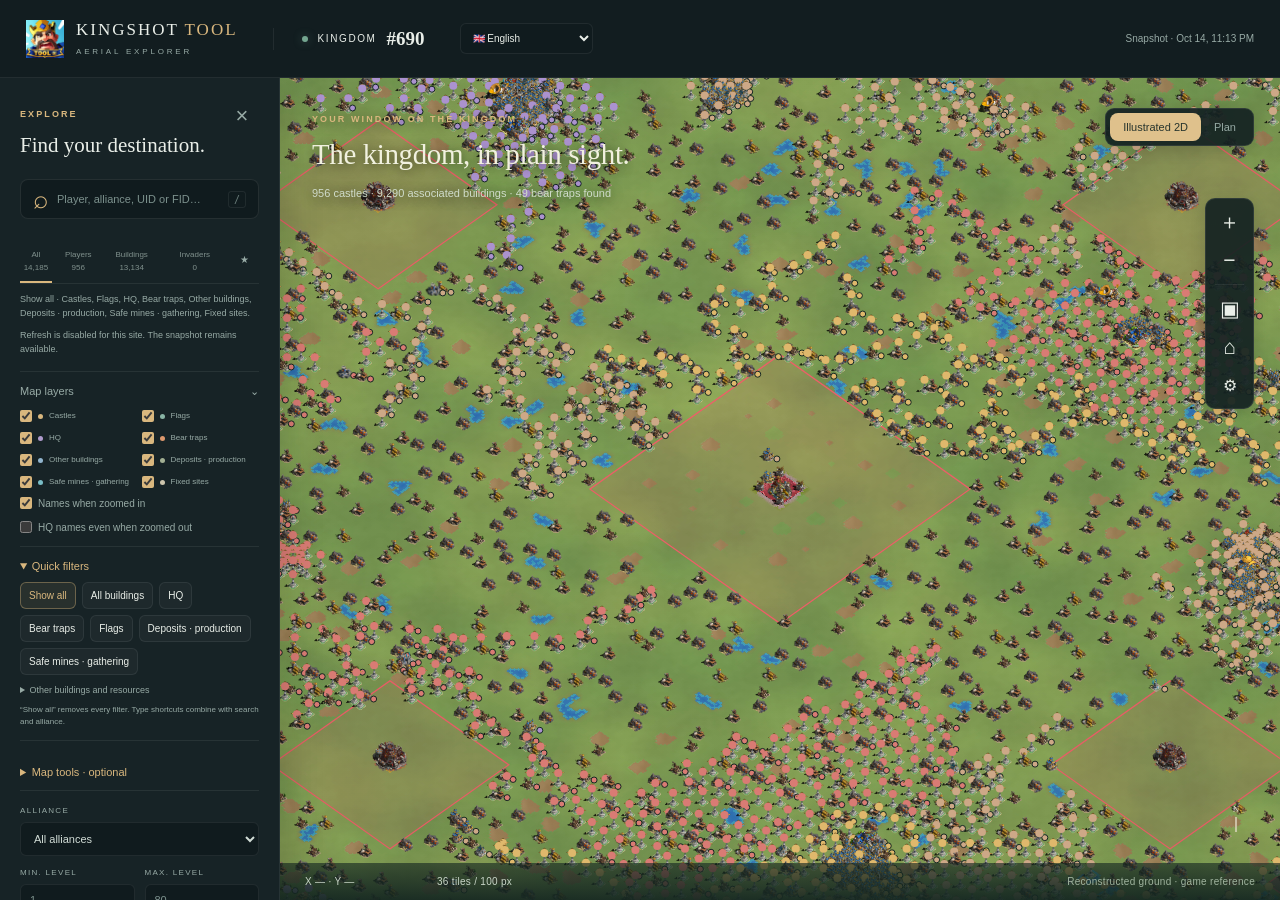
<file: index.html>
<!doctype html>
<html lang="fr" dir="ltr">
<head>
  <meta charset="utf-8"><meta name="viewport" content="width=device-width,initial-scale=1,viewport-fit=cover">
  <meta name="theme-color" content="#122846">
  <meta name="apple-mobile-web-app-capable" content="yes">
  <meta name="apple-mobile-web-app-status-bar-style" content="black-translucent">
  <link rel="icon" type="image/png" sizes="192x192" href="./assets/favicon-192.png">
  <link rel="apple-touch-icon" sizes="192x192" href="./assets/favicon-192.png">
  <link rel="manifest" href="./manifest.webmanifest">
  <meta name="description" content="Explorateur aérien du royaume 690 : joueurs, alliances et bâtiments Kingshot." data-i18n-content="document.description">
  <meta property="og:type" content="website">
  <meta property="og:site_name" content="Kingshot Tool">
  <meta property="og:title" content="Kingshot Tool · Explorateur aérien du royaume 690">
  <meta property="og:description" content="Explorez l’instantané local du royaume 690 : joueurs, alliances et bâtiments.">
  <meta property="og:url" content="https://spaced-one.github.io/kingshot-free-map-explorer/">
  <meta property="og:image" content="https://spaced-one.github.io/kingshot-free-map-explorer/assets/kingshot-tool-mark.png">
  <meta property="og:image:alt" content="Kingshot Tool · Explorateur aérien du royaume 690">
  <title>Explorateur aérien · Royaume 690</title><link rel="stylesheet" href="./styles.css"><link rel="stylesheet" href="./mobile.css">
  <script type="module" src="./app.js"></script>
</head>
<body>
  <header id="topbar" class="topbar refresh-disabled">
    <button id="menu" class="icon-button mobile-only" aria-label="Ouvrir ou fermer les outils" aria-controls="sidebar" aria-expanded="false">☰</button>
    <a class="brand" href="./" aria-label="Accueil de l’explorateur aérien Kingshot" data-i18n-aria-label="brand.home"><img class="crest" src="./assets/kingshot-tool-mark.png" alt=""><span>KINGSHOT <b>TOOL</b><small data-i18n="brand.tagline">EXPLORATEUR AÉRIEN</small></span></a>
    <div class="realm"><span class="status-dot"></span> <span data-i18n="header.kingdom">ROYAUME</span> <strong>#690</strong></div>
    <label class="language-picker"><span class="sr-only" data-i18n="language.label">Langue</span><select id="locale" aria-label="Choisir la langue" data-i18n-aria-label="language.label"><option>Français</option></select></label>
    <div class="top-actions"><span id="snapshot-date" class="snapshot-date">Chargement…</span><button id="refresh" class="primary" hidden>↻ <span>Actualiser</span></button></div>
  </header>
  <main>
    <section id="map-area" class="map-area" aria-label="Carte interactive du royaume 690">
      <button id="open-sidebar" class="sidebar-reopen" aria-label="Ouvrir les filtres" hidden>☰ <span>Filtres</span></button>
      <canvas id="map" tabindex="0" aria-label="Carte. Glisser pour déplacer, molette pour zoomer. Les objets sont aussi accessibles dans la liste."></canvas>
      <div class="map-heading"><span class="eyebrow" data-i18n="map.eyebrow">VOTRE FENÊTRE SUR LE ROYAUME</span><h1 data-i18n="map.heading">Le royaume, à portée de vue.</h1><span id="map-summary">Chargement de l’instantané</span></div>
      <div id="view-controls" class="view-switch" aria-label="Vue de carte : 2D illustrée ou plan de dessus" data-i18n-aria-label="map.view_label"><button id="view-flat" class="active" aria-pressed="true" title="Sprites illustratifs, pas les dimensions occupées" data-i18n="map.flat" data-i18n-title="map.flat_title">2D illustrée</button><button id="view-plan" aria-pressed="false" title="Vue de dessus · empreintes sur la grille" data-i18n="map.plan" data-i18n-title="map.plan_title">Plan</button></div>
      <details id="plan-note" class="plan-note" hidden open><summary><strong>PLAN · X ↗ / Y ↖</strong></summary><span>Rectangles = empreintes des objets reçus. X,Y = coin minimum ; point clair = ancre. Case survolée ou touchée en blanc. Noms au survol/toucher/clic ; cases X/Y au zoom rapproché.</span><small>C : château · D : drapeau · O : ours · G : gisement · MS : mine · B : autre bâtiment. « ? » : empreinte inconnue. Limites rouges ≠ bâtiments. Instantané, pas une autorisation de TP.</small></details>
      <div id="map-controls" class="map-controls"><button id="zoom-in" aria-label="Zoom avant">＋</button><button id="zoom-out" aria-label="Zoom arrière">−</button><span></span><button id="fit" aria-label="Voir tout le royaume" title="Tout le royaume">▣</button><button id="home" aria-label="Configurer mon château" title="Configurer mon château">⌂</button><button id="home-settings" aria-label="Changer ou effacer mon château" title="Changer ou effacer mon château">⚙</button><button id="map-target" class="map-target" aria-label="Sélectionner le lieu ou la case au centre du viseur" title="Sélectionner le centre du viseur">⌖</button></div><div class="map-aim" aria-hidden="true"></div>
      <div id="map-bottom" class="map-bottom"><span id="coordinates">X — · Y —</span><span id="scale">—</span><span id="ground-caption">Fond reconstruit · référence jeu</span></div>
      <div id="tool-map-note" class="tool-map-note" hidden><span id="tool-map-hint" role="status"></span><button id="tool-stop" aria-label="Désactiver l’outil et revenir à la navigation" title="Revenir à la navigation">×</button></div>
      <div id="loading" class="loading"><span class="crest">♜</span><p data-i18n="loading.open">Ouverture de l’explorateur aérien…</p></div>
      <div id="empty-map" class="empty-map" hidden><span id="empty-message">Aucun objet avec ces filtres.</span><button id="reset-empty" data-i18n="actions.clear_filters">Effacer les filtres</button></div>
    </section>
    <button id="menu-shade" class="menu-shade" aria-label="Fermer les outils et revenir à la carte" hidden tabindex="-1"></button>
    <aside id="sidebar" class="sidebar" aria-label="Recherche, filtres et outils de carte">
      <div class="sidebar-title"><span class="eyebrow" data-i18n="sidebar.explore">EXPLORER</span><button id="close-menu" class="icon-button sidebar-close" aria-label="Fermer les filtres">×</button><h2 data-i18n="sidebar.heading">Trouvez votre destination.</h2></div>
      <div class="search-wrap"><span>⌕</span><input id="search" type="search" placeholder="Joueur, alliance, UID ou FID…" aria-label="Rechercher un joueur ou bâtiment" data-i18n-placeholder="search.placeholder" data-i18n-aria-label="search.label"><kbd>/</kbd></div>
      <div class="tabs" role="tablist" aria-label="Catégorie" data-i18n-aria-label="tabs.label"><button data-tab="all" role="tab" aria-selected="true" class="active"><span data-i18n="tabs.all">Tout</span> <span id="all-count">—</span></button><button data-tab="players" role="tab" aria-selected="false"><span data-i18n="tabs.players">Joueurs</span> <span id="players-count">—</span></button><button data-tab="buildings" role="tab" aria-selected="false"><span data-i18n="tabs.buildings">Bâtiments</span> <span id="buildings-count">—</span></button><button data-tab="invasions" role="tab" aria-selected="false"><span data-i18n="tabs.invaders">Envahisseurs</span> <span id="invasions-count">—</span></button><button data-tab="favorites" role="tab" aria-selected="false" aria-label="Favoris" data-i18n-aria-label="tabs.favorites">★</button></div>
      <p id="scope-summary" class="scope-summary" role="status"></p>
      <p id="access-mode" class="scope-summary" hidden>Actualisation désactivée pour ce site. L’instantané reste consultable.</p>
      <details class="layers" open><summary><span data-i18n="layers.heading">Calques de la carte</span> <span>⌄</span></summary><div id="layers"></div><label class="layer"><input id="labels" type="checkbox" checked><span>Noms au zoom rapproché</span></label><label class="layer hq-label-option"><input id="hq-labels" type="checkbox"><span>Noms des QG même en dézoom</span></label></details>
      <details class="quick-tools" open><summary>Filtres rapides</summary><div id="quick-filters" class="quick-filters" role="group" aria-label="Filtres rapides de la carte"></div><details class="quick-more"><summary>Autres bâtiments et ressources</summary><div id="quick-filters-more" class="quick-filters" role="group" aria-label="Autres filtres rapides"></div></details><p>« Tout afficher » retire tous les filtres. Les raccourcis de type se combinent avec recherche et alliance.</p></details>
      <details class="map-tools"><summary>Outils de carte · optionnels</summary>
        <div class="tool-modes" role="group" aria-label="Action au clic sur la carte"><button id="tool-none" aria-pressed="true" class="active">Naviguer</button><button id="tool-distance" aria-pressed="false">Distance</button><button id="tool-zone" aria-pressed="false">Zone</button></div>
        <div id="tool-panel" hidden><p id="tool-hint"></p>
          <form id="tool-form"><fieldset><legend>Point A</legend><label>X<input id="tool-a-x" type="number" min="0" max="1199" step="1" required></label><label>Y<input id="tool-a-y" type="number" min="0" max="1199" step="1" required></label></fieldset><fieldset><legend>Point B</legend><label>X<input id="tool-b-x" type="number" min="0" max="1199" step="1" required></label><label>Y<input id="tool-b-y" type="number" min="0" max="1199" step="1" required></label></fieldset><button type="submit">Appliquer A/B</button></form>
          <p id="tool-output" role="status"></p><button id="tool-clear" class="text-button">Effacer les points</button>
          <section id="zone-panel" hidden aria-label="Objets dans la zone"><p id="zone-summary" role="status"></p><p id="zone-alliances"></p><div id="zone-results"></div><button id="zone-more" hidden>Afficher plus dans la zone</button></section>
        </div>
        <label class="layer freshness-option"><input id="show-freshness" type="checkbox"><span>Afficher l’âge de l’instantané</span></label><p id="snapshot-age" class="freshness-info" hidden></p><details id="snapshot-info" hidden><summary>Détails de l’instantané</summary><p id="snapshot-age-date"></p></details>
      </details>
      <div class="filters">
        <label>ALLIANCE<select id="alliance"><option value="">Toutes les alliances</option></select></label>
        <div class="filter-row"><label>NIVEAU MIN.<input id="min-level" type="number" min="1" max="80" placeholder="1"></label><label>NIVEAU MAX.<input id="max-level" type="number" min="1" max="80" placeholder="80"></label></div>
      </div>
      <section id="invasion-tools" class="invasion-tools" hidden aria-label="Outils envahisseurs"><label>ROYAUME D’ORIGINE<select id="origin-kingdom"><option value="">Tous les royaumes extérieurs</option></select></label><p id="invasion-summary"></p><small>« Envahisseurs » désigne ici les joueurs d’origine extérieure, sans présumer leur hostilité. Les origines inconnues sont exclues.</small></section>
      <section class="background-settings"><label for="background-style">FOND DE CARTE</label><select id="background-style"><option value="reconstructed" data-i18n="background.reconstructed">Reconstruction · captures du jeu</option><option value="mask" data-i18n="background.mask">Masque logique · ancien fond</option></select><label class="layer royal-ground-option"><input id="royal-ground" type="checkbox" checked><span>Décor original · sol et remparts du château</span></label></section>
      <div class="map-overlay-options" role="group" aria-label="Repères sur la carte"><label class="layer"><input id="show-grid" type="checkbox"><span>Grille de coordonnées · repères X/Y</span></label><label class="layer"><input id="hover-coordinates" type="checkbox" checked><span>Coordonnées colorées et report sur les axes · Plan</span></label><label class="layer"><input id="site-zones" type="checkbox" checked><span>Limites rouges · château, sanctuaires et forts</span></label></div>
      <details class="terrain-tools" open><summary>Terrain original · contrôle 2×2</summary><label class="layer"><input id="obstacles" type="checkbox" checked><span>Afficher les exclusions statiques</span></label><label class="layer"><input id="inspect-terrain" type="checkbox"><span>Inspecter en cliquant sur la carte</span></label><div class="terrain-legend">Bleu : eau · Brun : montagne · Violet/rouge : zone interdite</div><form id="terrain-form"><input id="terrain-x" type="number" min="0" max="1199" placeholder="X" aria-label="Ancre X du château" required><input id="terrain-y" type="number" min="0" max="1199" placeholder="Y" aria-label="Ancre Y du château" required><button type="submit">Vérifier</button></form><p id="terrain-result" role="status">Chargement du masque original…</p><small>Aucune téléportation n’est envoyée. Une zone sans exclusion statique n’est pas nécessairement téléportable.</small></details>
      <div class="results-heading"><span id="result-count">— résultats</span><button id="clear-filters" class="text-button" data-i18n="actions.reset">Réinitialiser</button></div>
      <div id="results" class="results" aria-label="Résultats de recherche" tabindex="0"></div>
      <button id="more" class="more" hidden data-i18n="actions.show_more">Afficher plus de résultats</button>
      <div class="sidebar-footer"><form id="jump-form"><label for="jump-x" data-i18n="actions.go_to">Aller à</label><input id="jump-x" type="number" min="0" max="1199" placeholder="X" aria-label="Coordonnée X" required><input id="jump-y" type="number" min="0" max="1199" placeholder="Y" aria-label="Coordonnée Y" required><button type="submit" aria-label="Aller aux coordonnées">↗</button></form><div class="footer-actions"><button id="export" class="text-button" data-i18n="actions.export">↓ Exporter la sélection</button><button id="about" class="text-button" data-i18n="actions.about">Sources & limites</button></div></div>
    </aside>
    <div id="sidebar-resizer" class="sidebar-resizer" role="separator" aria-label="Redimensionner la largeur des outils" aria-orientation="vertical" tabindex="0"></div>
    <aside id="detail" class="detail" hidden aria-label="Objet sélectionné"><div class="detail-toolbar"><button id="detail-close" class="detail-close" aria-label="Fermer la fiche">×</button><button id="detail-expand" class="detail-expand" aria-expanded="false" aria-controls="detail-content">Agrandir la fiche</button></div><div id="detail-content"></div></aside>
  </main>
  <div id="toast" class="toast" role="status" hidden></div>
  <div id="progress" class="progress" hidden><span id="progress-text"></span><progress id="progress-bar" max="400" value="0"></progress><button id="cancel" class="text-button">Arrêter</button></div>
  <dialog id="refresh-dialog"><span class="eyebrow">NOUVEL INSTANTANÉ</span><h2>Relire le royaume 690 ?</h2><p>Cette action lit les 400 zones puis les alentours des QG au niveau détaillé (pièges à ours et autres bâtiments). Comptez environ 8–10 minutes. Votre jeu peut être déconnecté.</p><p>Aucune action de jeu n’est envoyée. Pas de collecte automatique ni d’essai répété après un refus. L’instantané actuel reste disponible.</p><div class="dialog-actions"><button id="refresh-no">Annuler</button><button id="refresh-yes" class="primary">Lancer la lecture</button></div></dialog>
  <dialog id="home-dialog" aria-labelledby="home-title" aria-describedby="home-description">
    <button id="home-dismiss" class="dialog-dismiss" aria-label="Fermer le choix de château">×</button>
    <span class="eyebrow">PRÉFÉRENCE LOCALE · ROYAUME 690</span><h2 id="home-title">Mon château</h2>
    <p id="home-description">Choisissez votre personnage parmi les joueurs présents dans cet instantané. Ce choix reste dans ce navigateur : il ne connecte aucun compte et ne change pas les filtres de la carte.</p>
    <p id="home-current" role="status">Aucun château configuré.</p>
    <label class="home-search-label" for="home-search">Rechercher un nom, une alliance, un UID ou un FID</label><input id="home-search" type="search" placeholder="Rechercher votre personnage…" autocomplete="off">
    <p id="home-count" role="status"></p><div id="home-choices" aria-label="Personnages du royaume"></div>
    <div class="dialog-actions"><button id="home-clear" hidden>Effacer le choix</button><button id="home-cancel">Fermer</button></div>
  </dialog>
  <dialog id="about-dialog">
    <button id="about-dismiss" class="dialog-dismiss" aria-label="Fermer les sources et limites">×</button>
    <span class="eyebrow" data-i18n="about.explorer_not_client">UN EXPLORATEUR, PAS LE CLIENT DU JEU</span><h2>Ce que vous voyez.</h2>
    <p>Positions lues sur le serveur pour votre royaume 690. Il s’agit d’un instantané séquentiel, pas d’un suivi en temps réel ; seuls les objets visibles dans les réponses sont connus.</p>
    <p><strong>Couverture :</strong> les 400 zones sont lues au LOD 1 pour les châteaux, drapeaux, QG et gisements. Une lecture LOD 0 des petites zones autour des QG repère les pièges à ours et les autres bâtiments d’alliance. Ces derniers peuvent être absents s’ils sont éloignés des QG : ce n’est pas un inventaire exhaustif.</p>
    <p><strong>Terrain / TP :</strong> le masque original est identique au fichier récupéré avec REA dans le cache de l’émulateur. Le calque identifie les exclusions statiques et le contrôleur examine toute l’empreinte 2×2 d’un château. Une absence d’exclusion n’est pas une autorisation : occupation, terrain complémentaire, brouillard, conditions du joueur/alliance/guerre et validation serveur restent inconnus. Aucun TP n’est envoyé.</p>
    <p><strong>Vue Plan :</strong> rectangles orthogonaux aux dimensions de la configuration du jeu, sans taille artificielle de sprite. X,Y indiquent le coin de coordonnées minimales ; un château2×2 à X676/Y402 couvre X676–677 et Y402–403. Les plages apparaissent dans la fiche et les cellules de l’objet sélectionné au zoom rapproché. Les zones de territoire/protection ne sont pas son empreinte. Une taille inconnue reste signalée comme telle. L’instantané n’établit ni l’occupation actuelle complète ni une autorisation de placement.</p>
    <p><strong>Ressources :</strong> les gisements d’alliance (type 35) produisent des ressources pour l’alliance. Les mines sécurisées (type 39) sont des centres de récolte construits par l’alliance. Ce sont deux catégories distinctes. Les ressources classiques (type 2) ne sont pas exportées actuellement.</p>
    <p><strong>Envahisseurs :</strong> l’onglet montre seulement les joueurs dont le royaume d’origine connu diffère de 690. Leur origine ne prouve pas leur hostilité ; une origine inconnue est exclue, jamais devinée. Les résultats décrivent l’instantané, pas la présence actuelle.</p>
    <p><strong>Limites rouges :</strong> contours extérieurs des zones 8/9 du masque original, affichés sur les deux fonds. La couleur est explicative, pas un shader natif récupéré. Le masque 9 est interdit statiquement ; le masque 8 correspond aux zones spéciales des sites et n’est pas globalement interdit aux TP. Les états de territoire et de protection ne sont pas connus.</p>
    <p><strong>Logos des sites fixes :</strong> sept logos de mini-carte sont extraits du cache du jeu : château central, quatre sanctuaires, fort moyen et tour. Leurs pixels sources sont connus ; le format de texture et les offsets de deux logos sont inférés, comme indiqué dans la provenance. Le logo du grand fort reste non récupéré et n’est pas remplacé par un autre bâtiment. Ce ne sont pas les modèles 3D natifs.</p>
    <p><strong>Autres bâtiments :</strong> Arsenal, Mobilisation, Confrontation et mines sécurisées utilisent 13 logos originaux d’interface récupérés dans le cache (format ASTC inféré, pixels sources connus). Les variantes suivent le niveau ou la ressource lorsque ces données sont connues. Le niveau manque dans l’instantané actuel des bâtiments d’honneur : un logo de base est affiché avec une notice. Les banquets et tables restent sans visuel original récupéré.</p>
    <p>Le fond reconstruit utilise la géographie du masque 1200 × 1200 et des couleurs mesurées dans vos captures du jeu : herbe, eau et berges. Il ne s’agit pas d’une texture native récupérée. Le relief reste illustratif, et les positions originales des arbres/rochers ne sont pas établies.</p>
    <p>Les quatre gisements utilisent maintenant leurs visuels du jeu (moulin/ferme, scierie, carrière, fonderie), dans la carte, les résultats et les fiches. Leurs pixels sources sont vérifiés ; quelques champs de métadonnées reconstruits sont documentés dans la provenance. Les drapeaux, pièges à ours et certains châteaux utilisent aussi les sprites récupérés. Les skins manquants restent illustratifs ; l’affectation du sprite QG est inférée.</p>
    <p><strong>Couleurs :</strong> les identifiants natifs <code>flag</code> / <code>flag_bg</code> sont conservés. Les fonds natifs n’étant pas récupérés, les couleurs affichées sont une palette locale par alliance, modifiable dans une fiche. Elles ne prétendent pas reproduire la couleur exacte du jeu.</p>
    <p>Tous les bâtiments reçus sont conservés, y compris les gisements sans propriétaire. Les abréviations connues sont partagées entre les objets de la même alliance via son identifiant et précèdent le nom du joueur. Le nom complet de l’alliance n’est pas récupéré.</p>
    <p>Le site reste local : accès Wi-Fi en lecture seule lorsqu’il est activé, actualisation réservée au Mac via127.0.0.1. Aucune publication ni outil d’analyse externe. Les fichiers d’authentification ne sont jamais servis.</p>
    <a href="./assets/provenance.json" target="_blank" rel="noopener">Consulter la provenance des images ↗</a><div class="dialog-actions"><button id="about-close" class="primary">Compris</button></div>
  </dialog>
</body>
</html>
</file>
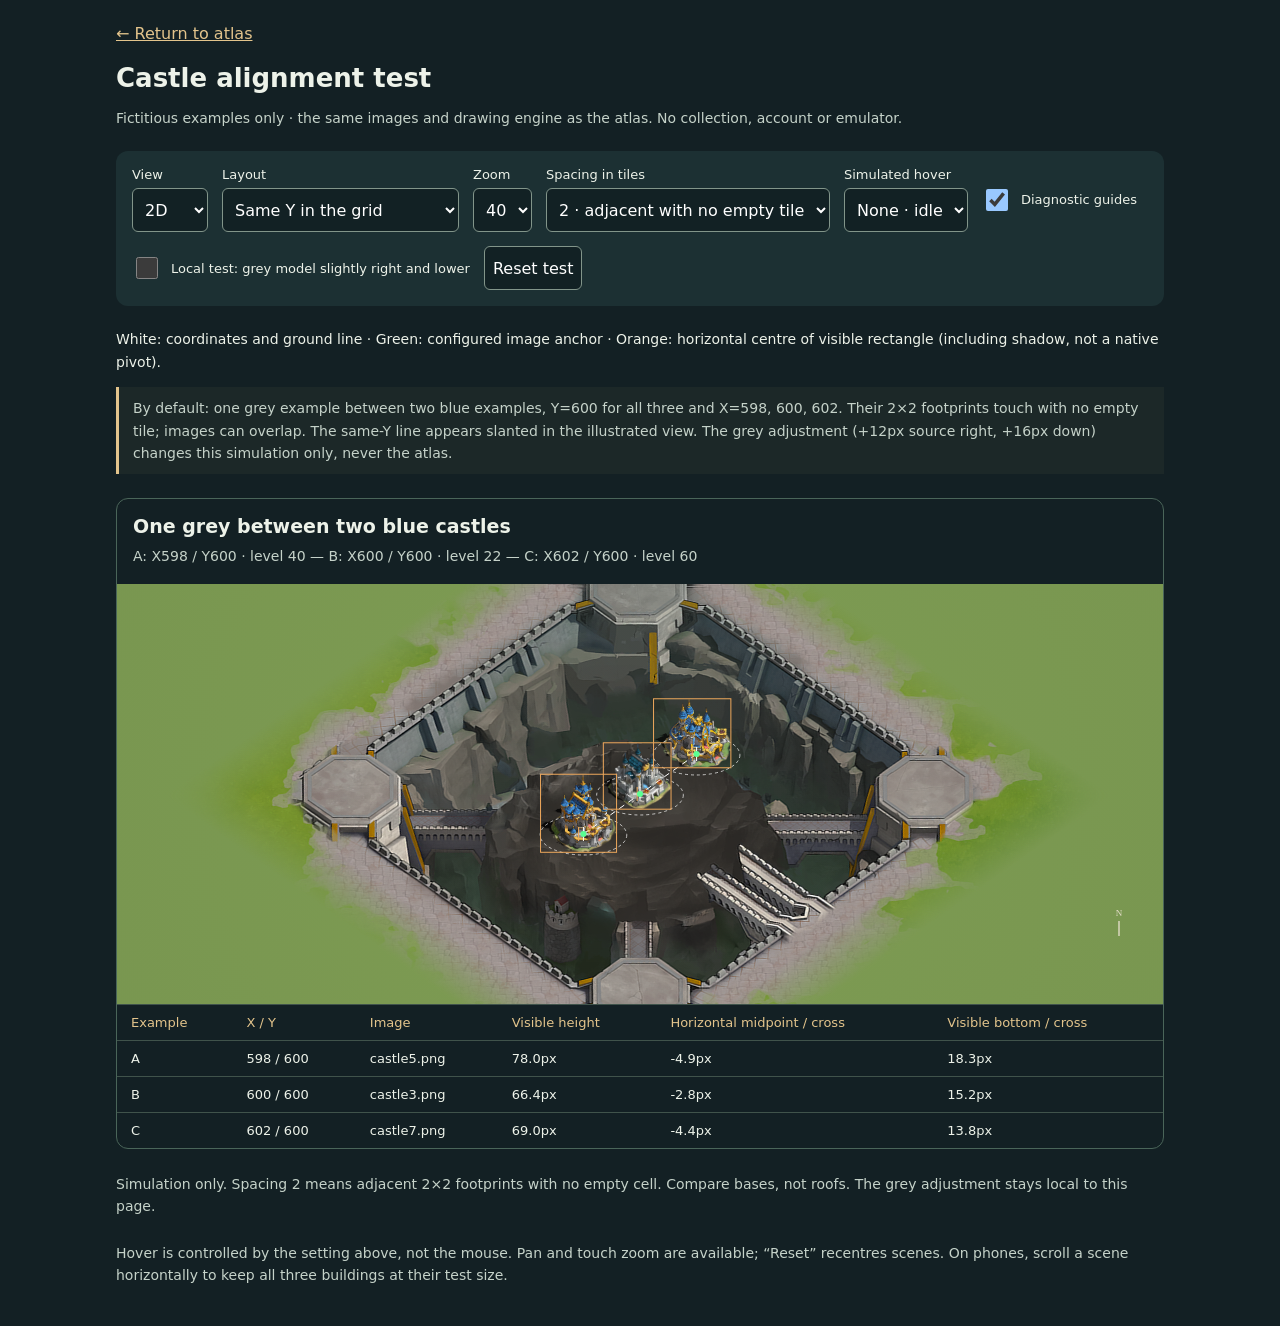
<file: alignment.html>
<!doctype html>
<html lang="fr">
<head>
  <meta charset="utf-8"><meta name="viewport" content="width=device-width, initial-scale=1, viewport-fit=cover">
  <title>Simulation d’alignement des châteaux</title>
  <link rel="stylesheet" href="./alignment.css"><script type="module" src="./alignment.js"></script>
</head>
<body>
  <main>
    <header><a href="./">← Revenir à l’atlas</a><h1>Test d’alignement des châteaux</h1><p>Exemples fictifs uniquement · mêmes images et même moteur de dessin que l’atlas. Aucune collecte, aucun compte, aucun émulateur.</p></header>
    <section class="controls" aria-label="Réglages de la simulation">
      <label>Vue<select id="projection"><option value="flat">2D</option><option value="iso">2.5D</option></select></label>
      <label>Disposition<select id="orientation"><option value="screen" data-i18n="alignment.screen_line">Ligne horizontale à l’écran</option><option value="world" selected data-i18n="alignment.same_y">Même Y dans la grille</option></select></label>
      <label>Zoom<select id="zoom"><option value="16">16</option><option value="24">24</option><option value="32">32</option><option value="40" selected>40</option></select></label>
      <label>Écart en cases<select id="spacing"><option value="2" selected data-i18n="alignment.spacing_two">2 · voisins sans case vide</option><option value="4">4</option><option value="6">6</option></select></label>
      <label>Survol simulé<select id="hover"><option value="none" data-i18n="alignment.hover_none">Aucun · au repos</option><option value="0" data-i18n="alignment.example_a">Exemple A</option><option value="1" data-i18n="alignment.example_b">Exemple B</option><option value="2" data-i18n="alignment.example_c">Exemple C</option></select></label>
      <label class="check"><input id="guides" type="checkbox" checked>Repères de diagnostic</label>
      <label class="check"><input id="candidate" type="checkbox">Essai local : modèle gris légèrement à droite et plus bas</label>
      <button id="reset">Réinitialiser le test</button>
    </section>
    <p class="legend">Blanc : coordonnées et ligne au sol · Vert : ancrage configuré de l’image · Orange : milieu horizontal du rectangle visible (ombre comprise, pas un pivot natif).</p>
    <p class="notice">Par défaut : un gris entre deux bleus, Y=600 pour les trois et X=598, 600, 602. Leurs empreintes2×2 se touchent sans case vide ; les images peuvent se chevaucher. La ligne de même Y apparaît oblique dans la vue illustrée. L’essai du gris (+12px source à droite, +16px vers le bas) ne modifie que cette simulation, jamais l’atlas.</p>
    <div id="scenes"></div><p id="summary" role="status"></p><span id="scale" hidden></span>
    <footer>Survol piloté par le réglage ci-dessus, pas par la souris. Déplacement et zoom tactile disponibles ; « Réinitialiser » recadre les scènes. Sur téléphone, faites défiler horizontalement une scène pour conserver les trois bâtiments à leur taille de test.</footer>
  </main>
</body>
</html>
</file>
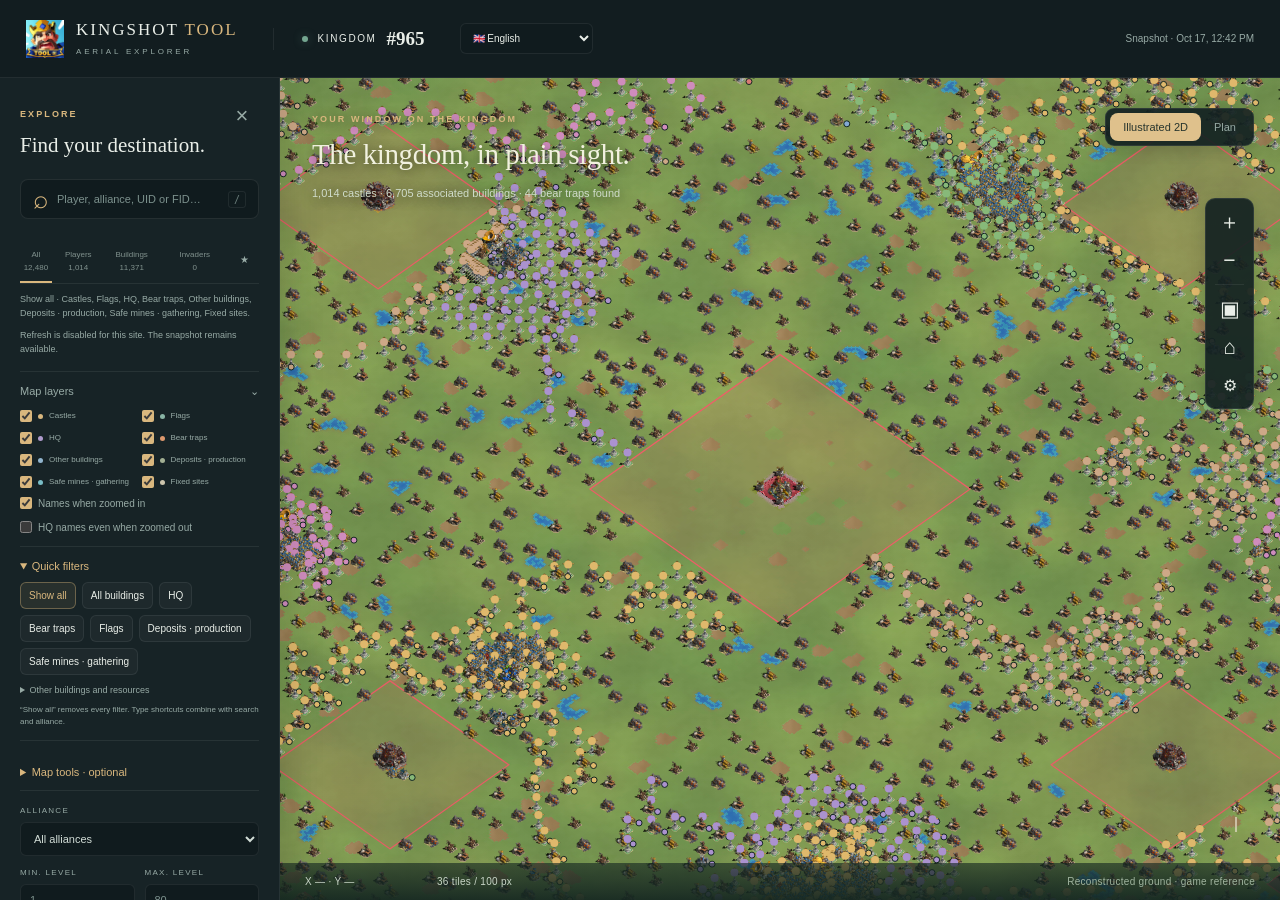
<file: r965.html>
<!doctype html>
<html lang="fr" dir="ltr">
<head>
  <meta charset="utf-8"><meta name="viewport" content="width=device-width,initial-scale=1,viewport-fit=cover">
  <meta name="theme-color" content="#122846">
  <meta name="apple-mobile-web-app-capable" content="yes">
  <meta name="apple-mobile-web-app-status-bar-style" content="black-translucent">
  <link rel="icon" type="image/png" sizes="192x192" href="./assets/favicon-192.png">
  <link rel="apple-touch-icon" sizes="192x192" href="./assets/favicon-192.png">
  <link rel="manifest" href="./manifest.webmanifest">
  <meta name="description" content="Explorateur aérien du royaume 965 : joueurs, alliances et bâtiments Kingshot." data-i18n-content="document.description">
  <meta property="og:type" content="website">
  <meta property="og:site_name" content="Kingshot Tool">
  <meta property="og:title" content="Kingshot Tool · Explorateur aérien du royaume 965">
  <meta property="og:description" content="Explorez l’instantané local du royaume 965 : joueurs, alliances et bâtiments.">
  <meta property="og:url" content="https://spaced-one.github.io/kingshot-free-map-explorer/r965.html">
  <meta property="og:image" content="https://spaced-one.github.io/kingshot-free-map-explorer/assets/kingshot-tool-mark.png">
  <meta property="og:image:alt" content="Kingshot Tool · Explorateur aérien du royaume 965">
  <title>Explorateur aérien · Royaume 965</title><link rel="stylesheet" href="./styles.css"><link rel="stylesheet" href="./mobile.css">
  <script src="./realm-965.js"></script><script type="module" src="./app.js"></script>
</head>
<body>
  <header id="topbar" class="topbar refresh-disabled">
    <button id="menu" class="icon-button mobile-only" aria-label="Ouvrir ou fermer les outils" aria-controls="sidebar" aria-expanded="false">☰</button>
    <a class="brand" href="./" aria-label="Accueil de l’explorateur aérien Kingshot" data-i18n-aria-label="brand.home"><img class="crest" src="./assets/kingshot-tool-mark.png" alt=""><span>KINGSHOT <b>TOOL</b><small data-i18n="brand.tagline">EXPLORATEUR AÉRIEN</small></span></a>
    <div class="realm"><span class="status-dot"></span> <span data-i18n="header.kingdom">ROYAUME</span> <strong>#690</strong></div>
    <label class="language-picker"><span class="sr-only" data-i18n="language.label">Langue</span><select id="locale" aria-label="Choisir la langue" data-i18n-aria-label="language.label"><option>Français</option></select></label>
    <div class="top-actions"><span id="snapshot-date" class="snapshot-date">Chargement…</span><button id="refresh" class="primary" hidden>↻ <span>Actualiser</span></button></div>
  </header>
  <main>
    <section id="map-area" class="map-area" aria-label="Carte interactive du royaume 690">
      <button id="open-sidebar" class="sidebar-reopen" aria-label="Ouvrir les filtres" hidden>☰ <span>Filtres</span></button>
      <canvas id="map" tabindex="0" aria-label="Carte. Glisser pour déplacer, molette pour zoomer. Les objets sont aussi accessibles dans la liste."></canvas>
      <div class="map-heading"><span class="eyebrow" data-i18n="map.eyebrow">VOTRE FENÊTRE SUR LE ROYAUME</span><h1 data-i18n="map.heading">Le royaume, à portée de vue.</h1><span id="map-summary">Chargement de l’instantané</span></div>
      <div id="view-controls" class="view-switch" aria-label="Vue de carte : 2D illustrée ou plan de dessus" data-i18n-aria-label="map.view_label"><button id="view-flat" class="active" aria-pressed="true" title="Sprites illustratifs, pas les dimensions occupées" data-i18n="map.flat" data-i18n-title="map.flat_title">2D illustrée</button><button id="view-plan" aria-pressed="false" title="Vue de dessus · empreintes sur la grille" data-i18n="map.plan" data-i18n-title="map.plan_title">Plan</button></div>
      <details id="plan-note" class="plan-note" hidden open><summary><strong>PLAN · X ↗ / Y ↖</strong></summary><span>Rectangles = empreintes des objets reçus. X,Y = coin minimum ; point clair = ancre. Case survolée ou touchée en blanc. Noms au survol/toucher/clic ; cases X/Y au zoom rapproché.</span><small>C : château · D : drapeau · O : ours · G : gisement · MS : mine · B : autre bâtiment. « ? » : empreinte inconnue. Limites rouges ≠ bâtiments. Instantané, pas une autorisation de TP.</small></details>
      <div id="map-controls" class="map-controls"><button id="zoom-in" aria-label="Zoom avant">＋</button><button id="zoom-out" aria-label="Zoom arrière">−</button><span></span><button id="fit" aria-label="Voir tout le royaume" title="Tout le royaume">▣</button><button id="home" aria-label="Configurer mon château" title="Configurer mon château">⌂</button><button id="home-settings" aria-label="Changer ou effacer mon château" title="Changer ou effacer mon château">⚙</button><button id="map-target" class="map-target" aria-label="Sélectionner le lieu ou la case au centre du viseur" title="Sélectionner le centre du viseur">⌖</button></div><div class="map-aim" aria-hidden="true"></div>
      <div id="map-bottom" class="map-bottom"><span id="coordinates">X — · Y —</span><span id="scale">—</span><span id="ground-caption">Fond reconstruit · référence jeu</span></div>
      <div id="tool-map-note" class="tool-map-note" hidden><span id="tool-map-hint" role="status"></span><button id="tool-stop" aria-label="Désactiver l’outil et revenir à la navigation" title="Revenir à la navigation">×</button></div>
      <div id="loading" class="loading"><span class="crest">♜</span><p data-i18n="loading.open">Ouverture de l’explorateur aérien…</p></div>
      <div id="empty-map" class="empty-map" hidden><span id="empty-message">Aucun objet avec ces filtres.</span><button id="reset-empty" data-i18n="actions.clear_filters">Effacer les filtres</button></div>
    </section>
    <button id="menu-shade" class="menu-shade" aria-label="Fermer les outils et revenir à la carte" hidden tabindex="-1"></button>
    <aside id="sidebar" class="sidebar" aria-label="Recherche, filtres et outils de carte">
      <div class="sidebar-title"><span class="eyebrow" data-i18n="sidebar.explore">EXPLORER</span><button id="close-menu" class="icon-button sidebar-close" aria-label="Fermer les filtres">×</button><h2 data-i18n="sidebar.heading">Trouvez votre destination.</h2></div>
      <div class="search-wrap"><span>⌕</span><input id="search" type="search" placeholder="Joueur, alliance, UID ou FID…" aria-label="Rechercher un joueur ou bâtiment" data-i18n-placeholder="search.placeholder" data-i18n-aria-label="search.label"><kbd>/</kbd></div>
      <div class="tabs" role="tablist" aria-label="Catégorie" data-i18n-aria-label="tabs.label"><button data-tab="all" role="tab" aria-selected="true" class="active"><span data-i18n="tabs.all">Tout</span> <span id="all-count">—</span></button><button data-tab="players" role="tab" aria-selected="false"><span data-i18n="tabs.players">Joueurs</span> <span id="players-count">—</span></button><button data-tab="buildings" role="tab" aria-selected="false"><span data-i18n="tabs.buildings">Bâtiments</span> <span id="buildings-count">—</span></button><button data-tab="invasions" role="tab" aria-selected="false"><span data-i18n="tabs.invaders">Envahisseurs</span> <span id="invasions-count">—</span></button><button data-tab="favorites" role="tab" aria-selected="false" aria-label="Favoris" data-i18n-aria-label="tabs.favorites">★</button></div>
      <p id="scope-summary" class="scope-summary" role="status"></p>
      <p id="access-mode" class="scope-summary" hidden>Actualisation désactivée pour ce site. L’instantané reste consultable.</p>
      <details class="layers" open><summary><span data-i18n="layers.heading">Calques de la carte</span> <span>⌄</span></summary><div id="layers"></div><label class="layer"><input id="labels" type="checkbox" checked><span>Noms au zoom rapproché</span></label><label class="layer hq-label-option"><input id="hq-labels" type="checkbox"><span>Noms des QG même en dézoom</span></label></details>
      <details class="quick-tools" open><summary>Filtres rapides</summary><div id="quick-filters" class="quick-filters" role="group" aria-label="Filtres rapides de la carte"></div><details class="quick-more"><summary>Autres bâtiments et ressources</summary><div id="quick-filters-more" class="quick-filters" role="group" aria-label="Autres filtres rapides"></div></details><p>« Tout afficher » retire tous les filtres. Les raccourcis de type se combinent avec recherche et alliance.</p></details>
      <details class="map-tools"><summary>Outils de carte · optionnels</summary>
        <div class="tool-modes" role="group" aria-label="Action au clic sur la carte"><button id="tool-none" aria-pressed="true" class="active">Naviguer</button><button id="tool-distance" aria-pressed="false">Distance</button><button id="tool-zone" aria-pressed="false">Zone</button></div>
        <div id="tool-panel" hidden><p id="tool-hint"></p>
          <form id="tool-form"><fieldset><legend>Point A</legend><label>X<input id="tool-a-x" type="number" min="0" max="1199" step="1" required></label><label>Y<input id="tool-a-y" type="number" min="0" max="1199" step="1" required></label></fieldset><fieldset><legend>Point B</legend><label>X<input id="tool-b-x" type="number" min="0" max="1199" step="1" required></label><label>Y<input id="tool-b-y" type="number" min="0" max="1199" step="1" required></label></fieldset><button type="submit">Appliquer A/B</button></form>
          <p id="tool-output" role="status"></p><button id="tool-clear" class="text-button">Effacer les points</button>
          <section id="zone-panel" hidden aria-label="Objets dans la zone"><p id="zone-summary" role="status"></p><p id="zone-alliances"></p><div id="zone-results"></div><button id="zone-more" hidden>Afficher plus dans la zone</button></section>
        </div>
        <label class="layer freshness-option"><input id="show-freshness" type="checkbox"><span>Afficher l’âge de l’instantané</span></label><p id="snapshot-age" class="freshness-info" hidden></p><details id="snapshot-info" hidden><summary>Détails de l’instantané</summary><p id="snapshot-age-date"></p></details>
      </details>
      <div class="filters">
        <label>ALLIANCE<select id="alliance"><option value="">Toutes les alliances</option></select></label>
        <div class="filter-row"><label>NIVEAU MIN.<input id="min-level" type="number" min="1" max="80" placeholder="1"></label><label>NIVEAU MAX.<input id="max-level" type="number" min="1" max="80" placeholder="80"></label></div>
      </div>
      <section id="invasion-tools" class="invasion-tools" hidden aria-label="Outils envahisseurs"><label>ROYAUME D’ORIGINE<select id="origin-kingdom"><option value="">Tous les royaumes extérieurs</option></select></label><p id="invasion-summary"></p><small>« Envahisseurs » désigne ici les joueurs d’origine extérieure, sans présumer leur hostilité. Les origines inconnues sont exclues.</small></section>
      <section class="background-settings"><label for="background-style">FOND DE CARTE</label><select id="background-style"><option value="reconstructed" data-i18n="background.reconstructed">Reconstruction · captures du jeu</option><option value="mask" data-i18n="background.mask">Masque logique · ancien fond</option></select><label class="layer royal-ground-option"><input id="royal-ground" type="checkbox" checked><span>Décor original · sol et remparts du château</span></label></section>
      <div class="map-overlay-options" role="group" aria-label="Repères sur la carte"><label class="layer"><input id="show-grid" type="checkbox"><span>Grille de coordonnées · repères X/Y</span></label><label class="layer"><input id="hover-coordinates" type="checkbox" checked><span>Coordonnées colorées et report sur les axes · Plan</span></label><label class="layer"><input id="site-zones" type="checkbox" checked><span>Limites rouges · château, sanctuaires et forts</span></label></div>
      <details class="terrain-tools" open><summary>Terrain original · contrôle 2×2</summary><label class="layer"><input id="obstacles" type="checkbox" checked><span>Afficher les exclusions statiques</span></label><label class="layer"><input id="inspect-terrain" type="checkbox"><span>Inspecter en cliquant sur la carte</span></label><div class="terrain-legend">Bleu : eau · Brun : montagne · Violet/rouge : zone interdite</div><form id="terrain-form"><input id="terrain-x" type="number" min="0" max="1199" placeholder="X" aria-label="Ancre X du château" required><input id="terrain-y" type="number" min="0" max="1199" placeholder="Y" aria-label="Ancre Y du château" required><button type="submit">Vérifier</button></form><p id="terrain-result" role="status">Chargement du masque original…</p><small>Aucune téléportation n’est envoyée. Une zone sans exclusion statique n’est pas nécessairement téléportable.</small></details>
      <div class="results-heading"><span id="result-count">— résultats</span><button id="clear-filters" class="text-button" data-i18n="actions.reset">Réinitialiser</button></div>
      <div id="results" class="results" aria-label="Résultats de recherche" tabindex="0"></div>
      <button id="more" class="more" hidden data-i18n="actions.show_more">Afficher plus de résultats</button>
      <div class="sidebar-footer"><form id="jump-form"><label for="jump-x" data-i18n="actions.go_to">Aller à</label><input id="jump-x" type="number" min="0" max="1199" placeholder="X" aria-label="Coordonnée X" required><input id="jump-y" type="number" min="0" max="1199" placeholder="Y" aria-label="Coordonnée Y" required><button type="submit" aria-label="Aller aux coordonnées">↗</button></form><div class="footer-actions"><button id="export" class="text-button" data-i18n="actions.export">↓ Exporter la sélection</button><button id="about" class="text-button" data-i18n="actions.about">Sources & limites</button></div></div>
    </aside>
    <div id="sidebar-resizer" class="sidebar-resizer" role="separator" aria-label="Redimensionner la largeur des outils" aria-orientation="vertical" tabindex="0"></div>
    <aside id="detail" class="detail" hidden aria-label="Objet sélectionné"><div class="detail-toolbar"><button id="detail-close" class="detail-close" aria-label="Fermer la fiche">×</button><button id="detail-expand" class="detail-expand" aria-expanded="false" aria-controls="detail-content">Agrandir la fiche</button></div><div id="detail-content"></div></aside>
  </main>
  <div id="toast" class="toast" role="status" hidden></div>
  <div id="progress" class="progress" hidden><span id="progress-text"></span><progress id="progress-bar" max="400" value="0"></progress><button id="cancel" class="text-button">Arrêter</button></div>
  <dialog id="refresh-dialog"><span class="eyebrow">NOUVEL INSTANTANÉ</span><h2>Relire le royaume 690 ?</h2><p>Cette action lit les 400 zones puis les alentours des QG au niveau détaillé (pièges à ours et autres bâtiments). Comptez environ 8–10 minutes. Votre jeu peut être déconnecté.</p><p>Aucune action de jeu n’est envoyée. Pas de collecte automatique ni d’essai répété après un refus. L’instantané actuel reste disponible.</p><div class="dialog-actions"><button id="refresh-no">Annuler</button><button id="refresh-yes" class="primary">Lancer la lecture</button></div></dialog>
  <dialog id="home-dialog" aria-labelledby="home-title" aria-describedby="home-description">
    <button id="home-dismiss" class="dialog-dismiss" aria-label="Fermer le choix de château">×</button>
    <span class="eyebrow">PRÉFÉRENCE LOCALE · ROYAUME 690</span><h2 id="home-title">Mon château</h2>
    <p id="home-description">Choisissez votre personnage parmi les joueurs présents dans cet instantané. Ce choix reste dans ce navigateur : il ne connecte aucun compte et ne change pas les filtres de la carte.</p>
    <p id="home-current" role="status">Aucun château configuré.</p>
    <label class="home-search-label" for="home-search">Rechercher un nom, une alliance, un UID ou un FID</label><input id="home-search" type="search" placeholder="Rechercher votre personnage…" autocomplete="off">
    <p id="home-count" role="status"></p><div id="home-choices" aria-label="Personnages du royaume"></div>
    <div class="dialog-actions"><button id="home-clear" hidden>Effacer le choix</button><button id="home-cancel">Fermer</button></div>
  </dialog>
  <dialog id="about-dialog">
    <button id="about-dismiss" class="dialog-dismiss" aria-label="Fermer les sources et limites">×</button>
    <span class="eyebrow" data-i18n="about.explorer_not_client">UN EXPLORATEUR, PAS LE CLIENT DU JEU</span><h2>Ce que vous voyez.</h2>
    <p>Positions lues sur le serveur pour votre royaume 690. Il s’agit d’un instantané séquentiel, pas d’un suivi en temps réel ; seuls les objets visibles dans les réponses sont connus.</p>
    <p><strong>Couverture :</strong> les 400 zones sont lues au LOD 1 pour les châteaux, drapeaux, QG et gisements. Une lecture LOD 0 des petites zones autour des QG repère les pièges à ours et les autres bâtiments d’alliance. Ces derniers peuvent être absents s’ils sont éloignés des QG : ce n’est pas un inventaire exhaustif.</p>
    <p><strong>Terrain / TP :</strong> le masque original est identique au fichier récupéré avec REA dans le cache de l’émulateur. Le calque identifie les exclusions statiques et le contrôleur examine toute l’empreinte 2×2 d’un château. Une absence d’exclusion n’est pas une autorisation : occupation, terrain complémentaire, brouillard, conditions du joueur/alliance/guerre et validation serveur restent inconnus. Aucun TP n’est envoyé.</p>
    <p><strong>Vue Plan :</strong> rectangles orthogonaux aux dimensions de la configuration du jeu, sans taille artificielle de sprite. X,Y indiquent le coin de coordonnées minimales ; un château2×2 à X676/Y402 couvre X676–677 et Y402–403. Les plages apparaissent dans la fiche et les cellules de l’objet sélectionné au zoom rapproché. Les zones de territoire/protection ne sont pas son empreinte. Une taille inconnue reste signalée comme telle. L’instantané n’établit ni l’occupation actuelle complète ni une autorisation de placement.</p>
    <p><strong>Ressources :</strong> les gisements d’alliance (type 35) produisent des ressources pour l’alliance. Les mines sécurisées (type 39) sont des centres de récolte construits par l’alliance. Ce sont deux catégories distinctes. Les ressources classiques (type 2) ne sont pas exportées actuellement.</p>
    <p><strong>Envahisseurs :</strong> l’onglet montre seulement les joueurs dont le royaume d’origine connu diffère de 690. Leur origine ne prouve pas leur hostilité ; une origine inconnue est exclue, jamais devinée. Les résultats décrivent l’instantané, pas la présence actuelle.</p>
    <p><strong>Limites rouges :</strong> contours extérieurs des zones 8/9 du masque original, affichés sur les deux fonds. La couleur est explicative, pas un shader natif récupéré. Le masque 9 est interdit statiquement ; le masque 8 correspond aux zones spéciales des sites et n’est pas globalement interdit aux TP. Les états de territoire et de protection ne sont pas connus.</p>
    <p><strong>Logos des sites fixes :</strong> sept logos de mini-carte sont extraits du cache du jeu : château central, quatre sanctuaires, fort moyen et tour. Leurs pixels sources sont connus ; le format de texture et les offsets de deux logos sont inférés, comme indiqué dans la provenance. Le logo du grand fort reste non récupéré et n’est pas remplacé par un autre bâtiment. Ce ne sont pas les modèles 3D natifs.</p>
    <p><strong>Autres bâtiments :</strong> Arsenal, Mobilisation, Confrontation et mines sécurisées utilisent 13 logos originaux d’interface récupérés dans le cache (format ASTC inféré, pixels sources connus). Les variantes suivent le niveau ou la ressource lorsque ces données sont connues. Le niveau manque dans l’instantané actuel des bâtiments d’honneur : un logo de base est affiché avec une notice. Les banquets et tables restent sans visuel original récupéré.</p>
    <p>Le fond reconstruit utilise la géographie du masque 1200 × 1200 et des couleurs mesurées dans vos captures du jeu : herbe, eau et berges. Il ne s’agit pas d’une texture native récupérée. Le relief reste illustratif, et les positions originales des arbres/rochers ne sont pas établies.</p>
    <p>Les quatre gisements utilisent maintenant leurs visuels du jeu (moulin/ferme, scierie, carrière, fonderie), dans la carte, les résultats et les fiches. Leurs pixels sources sont vérifiés ; quelques champs de métadonnées reconstruits sont documentés dans la provenance. Les drapeaux, pièges à ours et certains châteaux utilisent aussi les sprites récupérés. Les skins manquants restent illustratifs ; l’affectation du sprite QG est inférée.</p>
    <p><strong>Couleurs :</strong> les identifiants natifs <code>flag</code> / <code>flag_bg</code> sont conservés. Les fonds natifs n’étant pas récupérés, les couleurs affichées sont une palette locale par alliance, modifiable dans une fiche. Elles ne prétendent pas reproduire la couleur exacte du jeu.</p>
    <p>Tous les bâtiments reçus sont conservés, y compris les gisements sans propriétaire. Les abréviations connues sont partagées entre les objets de la même alliance via son identifiant et précèdent le nom du joueur. Le nom complet de l’alliance n’est pas récupéré.</p>
    <p>Le site reste local : accès Wi-Fi en lecture seule lorsqu’il est activé, actualisation réservée au Mac via127.0.0.1. Aucune publication ni outil d’analyse externe. Les fichiers d’authentification ne sont jamais servis.</p>
    <a href="./assets/provenance.json" target="_blank" rel="noopener">Consulter la provenance des images ↗</a><div class="dialog-actions"><button id="about-close" class="primary">Compris</button></div>
  </dialog>
</body>
</html>
</file>
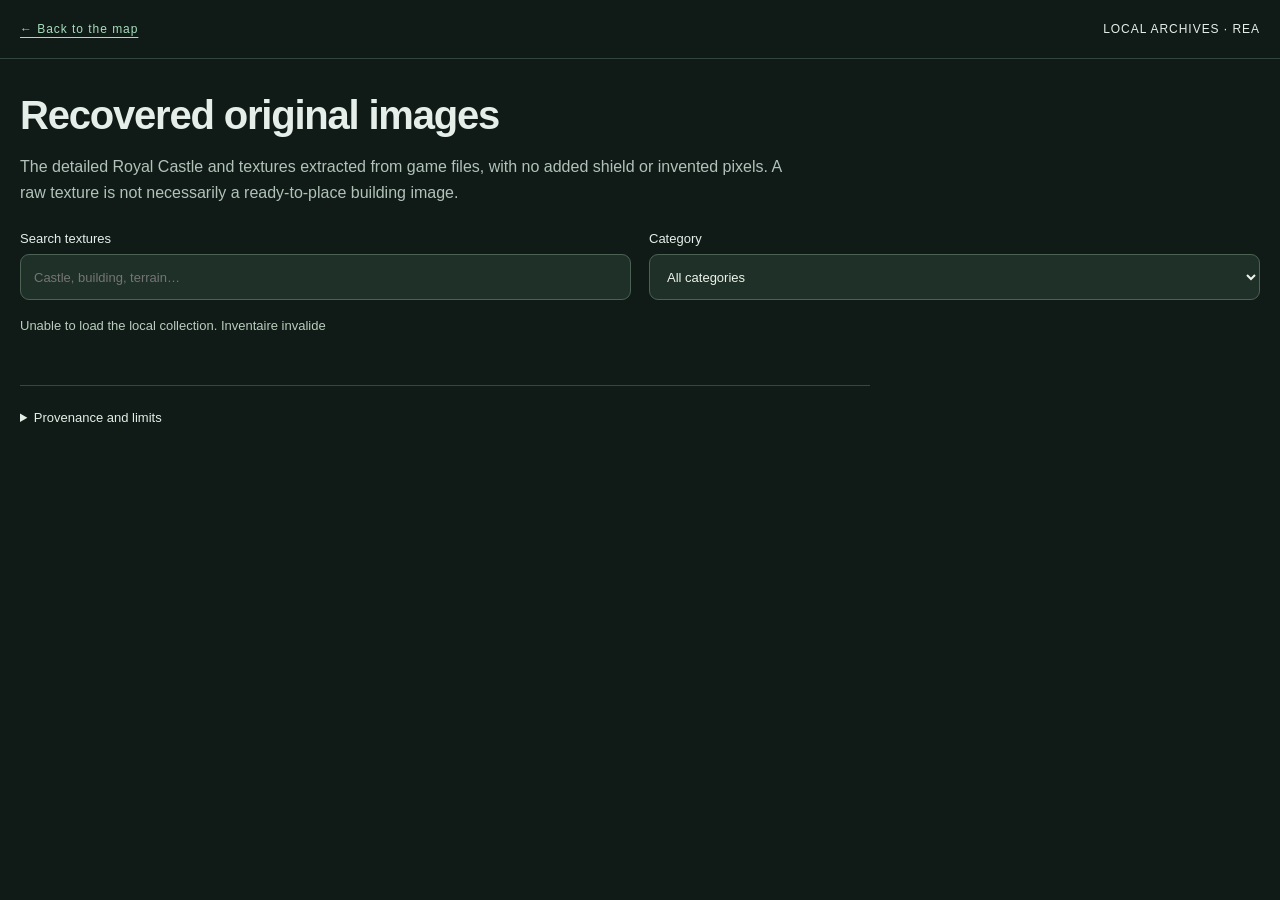
<file: recovered-art.html>
<!doctype html>
<html lang="fr">
<head>
  <meta charset="utf-8">
  <meta name="viewport" content="width=device-width, initial-scale=1, viewport-fit=cover">
  <title>Textures récupérées · Kingdom Atlas</title>
  <meta name="description" content="Collection locale des images originales récupérées des fichiers Kingshot.">
  <link rel="stylesheet" href="./recovered_art.css">
  <link rel="stylesheet" href="./monster_viewer.css">
  <script type="module" src="./recovered_art.js"></script>
</head>
<body>
  <header><a href="./">← Retour à la carte</a><span>ARCHIVES LOCALES · REA</span></header>
  <main>
    <h1>Images originales récupérées</h1>
    <p class="intro">Le Château Royal détaillé et les textures extraites des fichiers du jeu, sans bouclier ajouté ni pixels inventés. Une texture brute n’est pas forcément une image de bâtiment prête à placer.</p>
    <section id="monster-viewer" class="monster-viewer" aria-labelledby="monster-viewer-title" hidden>
      <div class="monster-viewer-copy">
        <p class="eyebrow">EXPÉRIMENTAL · CONSULTATION LOCALE</p>
        <h2 id="monster-viewer-title">Aperçu 3D des monstres</h2>
        <p>Tournez le modèle pour examiner la texture récupérée. Seuls les modèles 035, 015, 025 et Rose Wendigo sont proposés ici&nbsp;: leur maillage et leurs UV Unity originaux sont établis. Les autres textures restent consultables en 2D jusqu’à récupération complète de leur maillage natif.</p>
        <label for="monster-select">Monstre affiché</label>
        <select id="monster-select"></select>
        <div class="monster-actions">
          <button id="monster-motion" type="button" aria-pressed="true">Mettre l’animation en pause</button>
          <button id="monster-reset" type="button">Réinitialiser la vue</button>
        </div>
        <p id="monster-status" class="monster-status" role="status"></p>
      </div>
      <div class="monster-stage">
        <canvas id="monster-canvas" tabindex="0" aria-label="Prévisualisation 3D interactive du monstre. Faites glisser pour tourner le modèle."></canvas>
        <p class="canvas-help">Glisser pour tourner · Molette pour zoomer</p>
      </div>
    </section>
    <div class="controls">
      <label>Rechercher une texture<input id="art-search" type="search" placeholder="Château, building, terrain…" autocomplete="off"></label>
      <label>Catégorie<select id="art-category"><option value="" data-i18n="library.all_categories">Toutes les catégories</option></select></label>
    </div>
    <p id="art-status" role="status">Chargement de l’inventaire…</p>
    <section id="art-grid" class="grid" aria-label="Images récupérées"></section>
    <button id="art-more" type="button" hidden>Afficher les images suivantes</button>
    <details><summary>Provenance et limites</summary><p>Les fichiers sont conservés localement. Les exports de la collection n’utilisent que des pixels issus de blocs UnityFS décodés indépendamment. Pour le Château Royal, l’encodage est corroboré par la taille du flux, la silhouette et une seconde version ASTC du jeu ; le champ de format natif reste endommagé. Les 26 lignes exclues sont de la marge transparente dans cette seconde version. Les pivots, matériaux, animations et assemblages 3D ne sont pas tous établis. Les rapports techniques et les fichiers Unity originaux restent dans le dossier analysis du projet, hors du site.</p></details>
  </main>
</body>
</html>
</file>
<file: styles.css>
:root{color-scheme:dark;--bg:#131d20;--panel:#172326;--line:#ffffff12;--text:#e9eee8;--muted:#97aaa5;--gold:#d9b77e;--green:#74a690;--side:332px;font-family:Inter,-apple-system,BlinkMacSystemFont,"Segoe UI",sans-serif}*{box-sizing:border-box}body{margin:0;background:var(--bg);color:var(--text);overflow:hidden}button,input,select{font:inherit}button,a,input,select,summary{touch-action:manipulation}button{cursor:pointer;color:var(--text);background:#ffffff08;border:1px solid var(--line);border-radius:8px;padding:10px 13px;transition:background .16s,border-color .16s}button:hover{background:#ffffff13;border-color:#ffffff30}button:disabled{opacity:.45;cursor:wait}button:focus-visible,a:focus-visible,input:focus-visible,select:focus-visible,summary:focus-visible,canvas:focus-visible{outline:2px solid var(--gold);outline-offset:3px}a{color:var(--gold)}[hidden]{display:none!important}.topbar{height:78px;display:flex;align-items:center;gap:35px;padding:0 26px;background:#121d20;position:relative;z-index:5;border-bottom:1px solid var(--line)}.brand{display:flex;gap:12px;align-items:center;text-decoration:none;color:var(--text);font-family:Georgia,serif;letter-spacing:2px;font-size:17px}.brand b{color:var(--gold);font-weight:400}.brand small{display:block;font:8px/1.5 -apple-system,sans-serif;letter-spacing:2.8px;color:var(--muted);margin-top:6px}.crest{font:38px/1 Georgia,serif;color:var(--gold)}.realm{font-size:10px;letter-spacing:1.6px;display:flex;align-items:center;gap:10px;border-left:1px solid var(--line);padding-left:28px;white-space:nowrap}.realm strong{font-size:19px;letter-spacing:0;font-family:Georgia,serif}.status-dot{height:6px;width:6px;background:var(--green);border-radius:50%;box-shadow:0 0 10px #74a69066}.local{font-size:8px;color:var(--green);background:#74a69015;padding:5px 7px;letter-spacing:1px;border:1px solid #74a69028;border-radius:4px}.top-actions{margin-left:auto;display:flex;align-items:center;gap:18px}.snapshot-date{color:var(--muted);font-size:10px;text-align:right;max-width:155px;line-height:1.5}.primary{background:var(--gold);color:#1d2725;border:1px solid var(--gold);font-weight:600;font-size:12px}.primary:hover{background:#e7c991;border-color:#e7c991}main{height:calc(100dvh - 78px);position:relative;display:flex}.map-area{position:absolute;inset:0 0 0 var(--side);overflow:hidden;background:#526c4c}#map{display:block;width:100%;height:100%;cursor:grab;touch-action:none}#map:active{cursor:grabbing}.map-heading{position:absolute;top:30px;left:32px;pointer-events:none;text-shadow:0 2px 12px #0009}.eyebrow{font-size:9px;letter-spacing:2.1px;color:var(--gold);font-weight:600}.map-heading h1{font:29px/1.2 Georgia,serif;letter-spacing:-.4px;margin:11px 0;color:#f1f1df}.map-heading>span:last-child{font-size:11px;color:#d0dccb}.view-switch{position:absolute;top:30px;right:26px;display:flex;background:#142222eb;padding:4px;border:1px solid #ffffff15;border-radius:9px;box-shadow:0 4px 15px #0002}.view-switch button{border:0;font-size:11px;padding:8px 13px;background:transparent;color:var(--muted)}.view-switch .active{background:#dfc18c;color:#26342d}.map-controls{position:absolute;right:26px;top:120px;display:flex;flex-direction:column;gap:2px;background:#142222eb;padding:5px;border:1px solid #ffffff15;border-radius:10px;box-shadow:0 4px 15px #0002}.map-controls button{background:transparent;border:0;width:37px;height:36px;padding:0;font-size:21px}.map-controls span{height:1px;background:var(--line);margin:4px}.map-bottom{position:absolute;bottom:0;left:0;right:0;display:flex;align-items:center;gap:20px;padding:13px 25px;background:linear-gradient(0deg,#152721f0,#152721a0);font-size:10px;letter-spacing:.3px;color:#c9d6c8}.map-bottom span:last-child{margin-left:auto;color:#a0b49f}#coordinates{font-variant-numeric:tabular-nums;min-width:112px}.sidebar{width:var(--side);flex-shrink:0;background:var(--panel);border-right:1px solid var(--line);display:flex;flex-direction:column;position:relative;z-index:3;box-shadow:9px 0 35px #0002;padding:25px 20px 0}.sidebar-title{position:relative}.sidebar-title h2{font:21px/1.35 Georgia,serif;font-weight:400;margin:10px 0 20px}.search-wrap{display:flex;align-items:center;background:#101b1e;border:1px solid #ffffff16;border-radius:8px;padding:0 12px;gap:8px}.search-wrap>span{font-size:26px;color:var(--gold)}.search-wrap input{width:100%;min-width:0;background:transparent;border:0;color:var(--text);padding:13px 0;font-size:11px;outline:none}.search-wrap:focus-within{border-color:var(--gold)}input::placeholder{color:#7c918d}kbd{color:#6b7e7b;font-size:10px;border:1px solid var(--line);padding:2px 5px;border-radius:3px}.tabs{display:flex;gap:3px;border-bottom:1px solid var(--line);margin-top:18px}.tabs button{border:0;border-radius:0;background:none;font-size:11px;padding:12px 9px;color:var(--muted);border-bottom:2px solid transparent;flex:1}.tabs button:last-child{flex:0}.tabs button.active{color:var(--gold);border-bottom-color:var(--gold)}.tabs span{color:#80918d;font-size:9px;margin-left:3px}.filters{padding-top:15px}.filters label{display:flex;flex-direction:column;gap:7px;font-size:8px;letter-spacing:1.3px;color:var(--muted)}select,.filter-row input{background:#101b1e;border:1px solid #ffffff12;color:#d1dcd6;border-radius:6px;padding:9px;font-size:11px;letter-spacing:0;width:100%}.filter-row{display:flex;gap:10px;margin-top:12px}.filter-row label{width:50%}.layers{border-top:1px solid var(--line);border-bottom:1px solid var(--line);margin-top:15px;padding:13px 0}.layers summary{font-size:11px;cursor:pointer;list-style:none;color:#ccd8d2}.layers summary span{float:right;color:var(--muted)}#layers{display:grid;grid-template-columns:1fr 1fr;gap:10px 4px;margin:13px 0 9px}.layer{display:flex;align-items:center;gap:6px;font-size:10px;color:var(--muted);cursor:pointer}.layer input{accent-color:var(--gold);width:12px;height:12px;margin:0}.layer .swatch{width:5px;height:5px;border-radius:50%;flex-shrink:0}.results-heading{display:flex;align-items:center;justify-content:space-between;font-size:10px;color:var(--muted);padding:12px 0 8px}.text-button{background:none;border:0;padding:0;color:var(--muted);font-size:10px}.text-button:hover{color:var(--gold);background:none;border:0}.results{flex:1;overflow:auto;min-height:70px;scrollbar-width:thin;scrollbar-color:#425854 transparent;margin:0 -6px;padding:0 6px}.result{width:100%;display:flex;align-items:center;gap:10px;text-align:left;border:1px solid transparent;border-bottom:1px solid #ffffff08;background:none;border-radius:7px;padding:12px 7px}.result.selected{background:#d9b77e12;border-color:#d9b77e30}.result-glyph{height:31px;width:31px;display:grid;place-items:center;background:#ffffff07;flex-shrink:0;border:1px solid #ffffff15;border-radius:8px;color:var(--gold);font-size:16px}.result-info{min-width:0;flex:1}.result-name{font-size:12px;display:block;overflow:hidden;text-overflow:ellipsis;white-space:nowrap;line-height:1.5}.result-meta{font-size:9px;color:var(--muted);display:block;margin-top:3px}.result-level{font-size:9px;color:var(--gold);white-space:nowrap}.empty{color:var(--muted);font-size:12px;text-align:center;padding:25px 8px;line-height:1.7}.more{font-size:10px;margin:7px 0;background:none}.sidebar-footer{border-top:1px solid var(--line);padding:15px 0 18px;background:var(--panel)}#jump-form{display:flex;gap:7px;align-items:center}#jump-form label{font-size:10px;color:var(--muted);white-space:nowrap;margin-right:5px}#jump-form input{width:80px;background:#101b1e;border:1px solid var(--line);border-radius:6px;color:var(--text);padding:8px;font-size:11px}#jump-form button{padding:6px 10px;color:var(--gold)}.footer-actions{display:flex;justify-content:space-between;gap:10px;margin-top:15px}.detail{position:absolute;right:85px;top:94px;width:280px;border:1px solid #ffffff22;background:#172326f5;z-index:4;border-radius:14px;box-shadow:0 18px 50px #0005;padding:23px;max-height:calc(100% - 150px);overflow:auto;backdrop-filter:blur(16px)}.detail-close{position:absolute;right:10px;top:10px;border:0;background:none;padding:4px 8px;font-size:20px;color:var(--muted)}.detail-art{height:108px;display:flex;align-items:center;justify-content:center;background:radial-gradient(ellipse,#d9b77e16,transparent 70%);margin:0 0 15px}.detail-art img{height:105px;max-width:190px;object-fit:contain;filter:drop-shadow(0 10px 8px #0005)}.detail h2{font:23px/1.2 Georgia,serif;margin:10px 0;overflow-wrap:anywhere}.alliance-badge{display:inline-flex;align-items:center;gap:7px;border:1px solid #ffffff15;background:#ffffff06;border-radius:5px;padding:6px 8px;font-size:10px}.color-dot{height:7px;width:7px;border-radius:50%;display:inline-block}.detail-stats{display:grid;grid-template-columns:1fr 1fr;gap:15px;margin:21px 0}.detail-stats dt{font-size:8px;letter-spacing:1.3px;color:var(--muted);margin-bottom:6px}.detail-stats dd{margin:0;font-size:13px;font-variant-numeric:tabular-nums}.detail-actions{display:flex;flex-wrap:wrap;gap:6px}.detail-actions button{font-size:10px;padding:8px}.detail-note{font-size:9px;line-height:1.6;color:var(--muted);margin:15px 0 0}.color-edit{font-size:10px;color:var(--muted);display:flex;align-items:center;gap:10px;margin-top:16px}.color-edit input{height:25px;width:34px;padding:0;border:0;background:none;cursor:pointer}.loading{position:absolute;inset:0;background:#172326e8;display:flex;justify-content:center;align-items:center;flex-direction:column;z-index:6}.loading p{color:var(--muted);font-size:12px}.empty-map{position:absolute;left:50%;top:50%;transform:translate(-50%,-50%);background:#172326ec;border:1px solid var(--line);border-radius:10px;padding:18px;font-size:12px;text-align:center}.empty-map button{display:block;margin:12px auto 0;font-size:11px}.toast{position:fixed;bottom:55px;left:calc(50% + 100px);transform:translateX(-50%);background:#182c28;border:1px solid #ffffff2a;color:#e7eadc;padding:12px 19px;border-radius:8px;font-size:12px;z-index:30;box-shadow:0 8px 25px #0003}.progress{position:fixed;bottom:53px;left:calc(var(--side) + 25px);z-index:8;background:#142222f5;border:1px solid var(--line);border-radius:10px;padding:14px 18px;display:flex;gap:15px;align-items:center;font-size:11px;max-width:calc(100% - var(--side) - 50px)}progress{height:6px;width:120px;accent-color:var(--gold)}dialog{background:#172326;color:var(--text);border:1px solid #ffffff25;border-radius:14px;padding:30px;width:440px;max-width:calc(100vw - 30px);box-shadow:0 25px 80px #0008}dialog::backdrop{background:#071514b0;backdrop-filter:blur(5px)}dialog h2{font:27px/1.2 Georgia,serif;margin:14px 0}dialog p{font-size:12px;line-height:1.8;color:var(--muted)}dialog strong{color:var(--text)}dialog a{font-size:11px}.dialog-actions{display:flex;justify-content:flex-end;gap:10px;margin-top:25px}.dialog-actions button{font-size:11px}code{font-size:11px}.mobile-only{display:none}.icon-button{background:none;border:0;padding:8px;color:var(--muted)}
@media(max-height:860px) and (min-width:801px){.sidebar{padding-top:18px}.sidebar-title h2{margin-bottom:14px;font-size:19px}.filters{padding-top:10px}.filter-row{margin-top:9px}.layers{padding:10px 0;margin-top:12px}#layers{gap:8px;margin:10px 0}.sidebar-footer{padding:10px 0 13px}.tabs{margin-top:10px}}
@media(max-width:1100px){.topbar{gap:18px;padding:0 20px}.realm{padding-left:16px}.snapshot-date{display:none}.map-heading h1{font-size:25px}.map-heading{left:24px}.detail{right:75px;width:250px;padding:20px}}
.language-picker select{width:auto;min-width:124px;background:#101b1e;border:1px solid var(--line);color:var(--text);border-radius:6px;padding:8px;font-size:10px}.sr-only{position:absolute;width:1px;height:1px;padding:0;margin:-1px;overflow:hidden;clip:rect(0,0,0,0);white-space:nowrap;border:0}html[dir="rtl"] .map-area{inset:0 var(--side) 0 0}html[dir="rtl"] .sidebar{border-right:0;border-left:1px solid var(--line)}html[dir="rtl"] .map-heading{left:auto;right:32px}html[dir="rtl"] .map-controls{right:auto;left:26px}html[dir="rtl"] .view-switch{right:auto;left:26px}
@media(max-width:800px){:root{--side:310px}.topbar{height:64px;padding:0 12px;gap:9px}.brand{font-size:13px;letter-spacing:1px;gap:8px}.brand small{font-size:6px;letter-spacing:1.4px}.crest{font-size:30px}.realm{margin-left:auto;border:0;padding:0;letter-spacing:0;font-size:0;gap:6px}.realm strong{font-size:16px}.realm .local{font-size:7px;padding:4px}.realm .status-dot{display:none}.top-actions{margin-left:4px}.top-actions .primary{padding:8px 10px;font-size:15px}.top-actions .primary span{display:none}main{height:calc(100dvh - 64px)}.mobile-only{display:block}.map-area{left:0}.sidebar{position:absolute;inset:0 auto 0 0;width:var(--side);transform:translateX(-105%);transition:transform .2s;z-index:10;padding-top:20px}.sidebar.open{transform:translateX(0)}#close-menu{position:absolute;right:-3px;top:-8px;font-size:22px}.map-heading{left:18px;top:24px}.map-heading h1{font-size:21px;max-width:230px}.map-heading .eyebrow{font-size:7px}.map-heading>span:last-child{font-size:9px;display:block;max-width:235px;line-height:1.5}.view-switch{right:14px;top:22px}.view-switch button{padding:7px 10px;font-size:10px}.map-controls{right:14px;top:108px}.map-controls button{width:30px;height:33px}.map-bottom{padding:12px 15px;gap:12px}.map-bottom span:last-child{font-size:8px;max-width:110px;text-align:right}.detail{top:auto;bottom:50px;right:14px;left:14px;width:auto;max-height:52%;padding:19px}.detail-art{height:70px;float:right;width:100px;margin:12px 0}.detail-art img{height:76px;max-width:100px}.detail h2{font-size:22px;padding-right:70px}.detail-stats{grid-template-columns:1fr 1fr 1fr;margin:18px 0}.detail-stats dt{font-size:7px}.toast{left:50%;bottom:48px;max-width:90%;width:max-content}.progress{left:14px;bottom:50px;max-width:calc(100% - 28px);flex-wrap:wrap;gap:10px}.progress progress{flex:1}dialog{padding:25px}}
@media(prefers-reduced-motion:reduce){*{transition:none!important}}
.sidebar{overflow-y:auto;scrollbar-width:thin;scrollbar-color:#425854 transparent}.sidebar>:not(.results){flex-shrink:0}.results{flex:1 0 100px;min-height:100px}@media(max-width:800px){.view-switch{top:112px}.map-controls{top:163px}}
#layers .layer{line-height:1.25}#layers .layer span:last-child{font-size:9px}
.result-glyph img{width:36px;height:36px;object-fit:contain;filter:drop-shadow(0 3px 2px #0005)}
.background-settings{padding-top:12px}.background-settings>label:first-child{display:block;font-size:8px;letter-spacing:1.3px;color:var(--muted);margin-bottom:7px}.background-settings select{font-size:10px}.background-settings .layer{margin-top:9px}
.terrain-tools{margin-top:14px;padding:12px 0;border-top:1px solid var(--line);font-size:10px}.terrain-tools summary{cursor:pointer;color:var(--gold);margin-bottom:10px}.terrain-tools .layer{margin:8px 0}.terrain-legend{font-size:8px;color:var(--muted);line-height:1.6;margin:10px 0}.terrain-tools form{display:flex;gap:6px}.terrain-tools input[type=number]{min-width:0;width:68px;padding:8px;border:1px solid var(--line);border-radius:6px;background:#101b1e;color:var(--text);font-size:11px}.terrain-tools button{padding:8px;font-size:10px}.terrain-tools p{font-size:10px;line-height:1.6;color:var(--gold);margin:10px 0}.terrain-tools p[data-status=static_exclusion]{color:#f99a9b}.terrain-tools small{font-size:9px;line-height:1.5;color:var(--muted);display:block}
.view-switch .rotation{display:flex;align-items:center;font-size:9px;color:var(--gold);padding:0 8px;border-right:1px solid var(--line);margin-right:3px}.tabs button{font-size:10px;padding:11px 5px}.tabs span{font-size:8px;margin-left:2px}.invasion-tools{border:1px solid #d9b77e25;background:#d9b77e07;padding:12px;border-radius:7px;margin-top:12px}.invasion-tools label{display:flex;flex-direction:column;gap:7px;color:var(--muted);font-size:8px;letter-spacing:1px}.invasion-tools p{font-size:10px;color:var(--gold);line-height:1.5;margin:10px 0 6px}.invasion-tools small{font-size:9px;color:var(--muted);line-height:1.5;display:block}#layers{grid-template-columns:1fr}.layers:not([open]){flex-shrink:0}@media(max-height:900px){#layers{grid-template-columns:1fr 1fr}#layers .layer span:last-child{font-size:8px}}
.tabs button{padding:9px 4px;min-width:0;font-size:10px}.tabs span{display:block;margin:4px 0 0}
.hq-label-option{margin-top:12px}.map-overlay-options{display:grid;gap:14px;padding:14px 0 4px}.map-overlay-options .layer{line-height:1.5;align-items:flex-start}.map-overlay-options input{flex-shrink:0;margin-top:2px}
.scope-summary{font-size:9px;color:var(--muted);line-height:1.5;margin:9px 0 0}
.map-tools{margin-top:13px;padding:12px 0;border-bottom:1px solid var(--line)}.map-tools>summary{font-size:11px;color:var(--gold);cursor:pointer}.tool-modes{display:flex;gap:5px;margin:12px 0}.tool-modes button{font-size:10px;padding:7px 9px;flex:1}.tool-modes .active{border-color:var(--gold);color:var(--gold);background:#d9b77e17}.map-tools p{font-size:10px;line-height:1.6;color:var(--muted);overflow-wrap:anywhere}#tool-output,.map-tools .freshness-info{color:var(--gold)}#tool-form{display:flex;flex-wrap:wrap;gap:8px}#tool-form fieldset{flex:1;min-width:0;display:flex;gap:6px;padding:8px;border:1px solid var(--line);border-radius:6px}#tool-form legend{font-size:10px;color:var(--gold)}#tool-form label{font-size:9px;color:var(--muted);min-width:0;flex:1}#tool-form input{display:block;width:100%;min-width:0;padding:7px 3px;margin-top:4px;font-size:11px;background:#101b1e;border:1px solid var(--line);border-radius:4px;color:var(--text)}#tool-form>button{width:100%;font-size:10px;padding:8px}.freshness-option{margin-top:15px}#zone-panel{margin-top:14px;border-top:1px solid var(--line)}#zone-results{max-height:220px;overflow:auto;scrollbar-width:thin}.zone-result{width:100%;text-align:left;padding:9px;margin-bottom:4px}#zone-more{font-size:10px;margin-top:8px}
.tool-map-note{position:absolute;bottom:90px;left:18px;right:85px;max-width:350px;display:flex;align-items:center;gap:12px;padding:8px 12px;background:#10231ff5;border:1px solid #7ce8ef66;border-radius:8px;color:#7ce8ef;font-size:11px;line-height:1.5}.tool-map-note span{flex:1}.tool-map-note button{padding:3px 8px;font-size:18px}
.map-controls #home.configured{color:var(--gold)}.map-controls #home-settings{font-size:16px}
#home-dialog{width:540px;max-height:calc(100dvh - 30px);overflow:auto}#home-current{color:var(--gold)}.home-search-label{display:block;font-size:11px;color:var(--muted);margin-bottom:8px}#home-search{width:100%;padding:12px;background:#101b1e;border:1px solid var(--line);border-radius:8px;color:var(--text);font-size:12px}#home-count{font-size:10px}#home-choices{max-height:320px;overflow:auto;scrollbar-width:thin;display:grid;gap:6px}.home-choice{text-align:left;width:100%;padding:12px}.home-choice[aria-pressed=true]{border-color:var(--gold);background:#d9b77e17}#home-dialog .dialog-actions{flex-wrap:wrap}
.tabs{display:grid;grid-template-columns:.65fr 1fr 1.1fr 1.4fr 28px;gap:2px}.tabs button{padding-left:2px;padding-right:2px}
.quick-tools{margin-top:13px;border-bottom:1px solid var(--line);padding-bottom:12px}.quick-tools>summary{font-size:11px;color:var(--gold);cursor:pointer}.quick-filters{display:flex;flex-wrap:wrap;gap:6px;margin-top:10px}.quick-filter{font-size:10px;padding:6px 8px;border-radius:6px;line-height:1.3}.quick-filter.active{color:var(--gold);background:#d9b77e17;border-color:#d9b77e60}.quick-more{margin-top:10px}.quick-more>summary{font-size:9px;color:var(--muted);cursor:pointer}.quick-tools>p{font-size:8px;color:var(--muted);line-height:1.5;margin:9px 0 0}
.plan-note{position:absolute;left:32px;top:110px;width:350px;max-width:calc(100% - 110px);background:#142722dd;border:1px solid #ffffff20;border-radius:8px;padding:10px 12px;pointer-events:none;color:#dde5d9;font-size:10px;line-height:1.5}.plan-note strong,.plan-note span,.plan-note small{display:block}.plan-note strong{color:var(--gold);font-size:9px;letter-spacing:1px;margin-bottom:5px}.plan-note small{color:#a8bcae;font-size:9px;margin-top:5px}@media(max-width:800px){.plan-note{left:18px;top:168px;width:auto;right:70px;max-width:none;font-size:9px}.plan-note small{font-size:8px}}
.background-settings{padding-bottom:14px;border-bottom:1px solid var(--line)}.background-settings .royal-ground-option{margin-top:14px;padding-top:12px;border-top:1px solid var(--line);line-height:1.5}.sidebar-resizer{position:absolute;z-index:12;top:0;bottom:0;left:calc(var(--side) - 5px);width:10px;cursor:col-resize;touch-action:none}.sidebar-resizer::after{content:'';position:absolute;top:0;bottom:0;left:4px;width:2px;background:transparent;transition:background .16s}.sidebar-resizer:hover::after,.sidebar-resizer.resizing::after,.sidebar-resizer:focus-visible::after{background:var(--gold)}body.sidebar-resizing{cursor:col-resize;user-select:none}@media(max-width:800px){.sidebar-resizer{display:none}}
.layers summary span:first-child{float:none}.layers summary span:last-child{float:right}
img.crest{display:block;width:38px;height:38px;object-fit:cover;flex-shrink:0}
.sidebar-close{position:absolute;top:-4px;right:0;width:34px;height:34px;padding:0;font-size:22px}.sidebar-reopen{position:absolute;z-index:4;top:18px;left:18px;display:inline-flex;align-items:center;gap:8px;padding:8px 11px;font-size:11px;background:#142222eb;box-shadow:0 4px 15px #0003}.sidebar-reopen span{font-size:10px;letter-spacing:.7px}:root[data-sidebar-collapsed="true"] .sidebar,:root[data-sidebar-collapsed="true"] .sidebar-resizer{display:none}:root[data-sidebar-collapsed="true"] .map-area{left:0}:root[data-sidebar-collapsed="true"] .map-heading{left:120px}:root[dir="rtl"][data-sidebar-collapsed="true"] .map-area{right:0}:root[dir="rtl"][data-sidebar-collapsed="true"] .map-heading{left:auto;right:120px}
</file>
<file: mobile.css>
/* Retain all controls; enlarge touch targets and reflow instead of clipping. */
.map-target,.map-aim { display:none; }
@media (pointer:coarse) {
  button,summary,a.text-button { min-height:44px; }
  .layer { min-height:44px; gap:10px; }
  .layer input { width:22px; height:22px; flex-shrink:0; }
  .map-controls button { width:44px; height:44px; }
  .map-target { display:block; }
}
.menu-shade { position:absolute; inset:0; border:0; border-radius:0; background:#071514b8; z-index:9; }
.plan-note summary { cursor:pointer; }
.plan-note { pointer-events:auto; }
.touch-help p { font-size:13px; line-height:1.7; color:var(--muted); }
.detail-expand { display:none; }
.detail-toolbar { display:contents; }
.dialog-dismiss { position:sticky; top:0; float:right; width:44px; height:44px; padding:0; background:var(--panel); z-index:2; font-size:24px; }
@media (max-width:800px) {
  :root { --head-height:calc(64px + env(safe-area-inset-top)); }
  html,body { width:100%; height:var(--app-height,100dvh); overscroll-behavior:none; }
  .topbar { height:var(--head-height); padding:env(safe-area-inset-top) max(8px,env(safe-area-inset-right)) 0 max(8px,env(safe-area-inset-left)); display:grid; grid-template-columns:44px minmax(0,1fr) 42px minmax(112px,38vw) 44px; gap:4px; }
  .topbar.refresh-disabled { grid-template-columns:44px minmax(0,1fr) 42px minmax(132px,44vw); }
  .topbar.refresh-disabled .top-actions { display:none; }
  .topbar #menu,.topbar #refresh { width:44px; height:44px; padding:0; }
  .brand { min-width:0; justify-content:center; font-size:11px; letter-spacing:.4px; gap:4px; }
  .brand .crest { width:28px; height:28px; }
  .brand > span:last-child { display:none; }
  .realm { margin:0; width:42px; flex-wrap:wrap; justify-content:center; gap:2px; }
  .realm strong { font-size:16px; }.realm .local { font-size:6px; padding:2px 3px; }
  .top-actions { margin:0; }.top-actions #refresh { font-size:22px; }
  .language-picker { min-width:0; width:100%; }
  .language-picker select { min-width:0; width:100%; height:44px; padding:7px 8px; font-size:12px; text-overflow:ellipsis; }
  main { height:calc(var(--app-height,100dvh) - var(--head-height)); min-height:0; }
  button { min-height:44px; font-size:13px; }
  input,select,textarea,#home-search,#tool-form input,.filter-row input,.terrain-tools input[type=number],#jump-form input,.search-wrap input,.background-settings select { font-size:16px; min-height:44px; }
  .sidebar input,.sidebar select,.sidebar textarea { scroll-margin-top:104px; scroll-margin-bottom:24px; }
  .sidebar { inset:0 auto 0 0; width:min(420px,100%); max-width:100%; height:100%; padding:0 max(16px,env(safe-area-inset-right)) max(20px,env(safe-area-inset-bottom)) max(16px,env(safe-area-inset-left)); overflow:auto; overscroll-behavior:contain; display:flex; -webkit-overflow-scrolling:touch; }
  .sidebar-title { position:sticky; top:0; z-index:2; background:var(--panel); padding:14px 60px 8px 0; border-bottom:1px solid var(--line); }
  .sidebar-title h2 { margin:7px 0 12px; font-size:20px; }
  #close-menu { top:12px; right:0; width:48px; height:48px; font-size:28px; }
  .sidebar-reopen { display:none!important; }
  .search-wrap { margin-top:12px; padding:0 10px; }.search-wrap input { padding:12px 0; }.search-wrap kbd { display:none; }
  .tabs { display:grid; grid-template-columns:minmax(0,1fr) minmax(0,1fr) 48px; gap:4px; }
  .tabs button { min-height:48px; font-size:13px; padding:8px 4px; }
  .tabs [data-tab=favorites] { grid-column:3; grid-row:1 / span 2; font-size:22px; }
  .tabs span { font-size:11px; }.scope-summary { font-size:12px; }
  .sidebar summary { min-height:48px; display:flex; align-items:center; font-size:14px; }
  .sidebar .quick-more>summary { font-size:13px; }
  .quick-filters { gap:8px; }.quick-filter { font-size:13px; padding:10px 12px; }
  .quick-tools>p,.terrain-tools small,.terrain-legend,.invasion-tools small { font-size:12px; line-height:1.6; }
  .filters label,.background-settings>label:first-child,.invasion-tools label { font-size:11px; letter-spacing:.8px; }
  #layers { grid-template-columns:1fr; gap:4px; }#layers .layer span:last-child,.layer { font-size:14px; }
  .layer { min-height:44px; gap:10px; align-items:center; line-height:1.5; }.layer input { width:22px; height:22px; flex-shrink:0; }
  .map-overlay-options { gap:6px; }.map-overlay-options .layer { align-items:center; }
  .hq-label-option { margin-top:6px; }.map-tools p,.terrain-tools p,.invasion-tools p { font-size:13px; }
  .tool-modes button { font-size:13px; padding:8px; }#tool-form legend,#tool-form label { font-size:12px; }
  #tool-form>button,.terrain-tools button,#zone-more { font-size:13px; }
  .terrain-tools form { display:grid; grid-template-columns:minmax(0,1fr) minmax(0,1fr) auto; }
  .terrain-tools input[type=number] { width:100%; }
  .results { flex:none; min-height:0; overflow:visible; margin:0; padding:0; }
  .results-heading { font-size:13px; }.result { min-height:68px; padding:12px 4px; }
  .result-name { font-size:15px; white-space:normal; overflow-wrap:anywhere; }
  .result-meta,.result-level { font-size:12px; line-height:1.5; }
  .result-level { max-width:70px; white-space:normal; }.result-glyph { width:36px; height:36px; }
  .text-button,.more,.footer-actions button { font-size:13px; padding:10px 6px; }
  .footer-actions { flex-wrap:wrap; }.sidebar-footer { padding-bottom:16px; }
  #jump-form { display:grid; grid-template-columns:auto minmax(0,1fr) minmax(0,1fr) 44px; gap:6px; }
  #jump-form label { font-size:12px; margin:0; }#jump-form input { width:100%; padding:8px 4px; }
  #zone-results { max-height:none; overflow:visible; }.zone-result { min-height:60px; }
  .view-switch { top:10px; left:max(10px,env(safe-area-inset-left)); right:max(10px,env(safe-area-inset-right)); display:grid; grid-template-columns:repeat(2,minmax(0,1fr)); padding:4px; gap:2px; }
  .view-switch button { min-height:44px; padding:8px 3px; font-size:13px; }
  .map-heading { left:max(12px,env(safe-area-inset-left)); right:max(12px,env(safe-area-inset-right)); top:72px; }
  .map-heading .eyebrow,.map-heading h1 { display:none; }
  .map-heading>span:last-child { max-width:none; font-size:12px; line-height:1.5; }
  .plan-note { display:none!important; }
  .map-controls { top:auto; bottom:calc(70px + env(safe-area-inset-bottom)); left:50%; right:auto; transform:translateX(-50%); flex-direction:row; gap:2px; padding:5px; max-width:calc(100% - 16px); }
  .map-controls button { flex:0 0 44px; width:44px; height:44px; font-size:22px; }
  .map-controls span { width:1px; height:30px; margin:7px 3px; flex-shrink:0; }
  .map-controls #home-settings { font-size:20px; }.map-target { display:block; }
  .map-aim { display:block; position:absolute; left:50%; top:50%; width:16px; height:16px; margin:-8px; border:1px solid #fff9; border-radius:50%; pointer-events:none; }
  .map-aim::before,.map-aim::after { content:''; position:absolute; background:#fff9; }.map-aim::before { width:24px; height:1px; top:7px; left:-5px; }.map-aim::after { width:1px; height:24px; top:-5px; left:7px; }
  .map-bottom { display:grid; grid-template-columns:minmax(0,1fr) auto; gap:4px 8px; padding:8px max(12px,env(safe-area-inset-right)) calc(8px + env(safe-area-inset-bottom)) max(12px,env(safe-area-inset-left)); font-size:12px; }
  .map-bottom span:last-child { grid-column:1 / -1; font-size:11px; max-width:none; text-align:left; margin:0; }
  .map-bottom #scale { text-align:right; font-size:10px; }
  .tool-map-note { bottom:calc(154px + env(safe-area-inset-bottom)); left:12px; right:12px; max-width:none; font-size:12px; padding:4px 10px; }.tool-map-note button { min-width:44px; }
  .detail { bottom:calc(134px + env(safe-area-inset-bottom)); left:max(8px,env(safe-area-inset-left)); right:max(8px,env(safe-area-inset-right)); top:auto; width:auto; max-height:calc(65% - 30px); padding:16px 16px 18px; overscroll-behavior:contain; -webkit-overflow-scrolling:touch; }
  .detail-toolbar { display:flex; position:sticky; top:0; margin:-16px -16px 14px; padding:6px 8px; background:var(--panel); z-index:2; align-items:center; gap:8px; }
  .detail-close { position:static; order:2; margin-left:auto; width:44px; height:44px; background:var(--panel); }
  .detail-expand { display:block; position:static; order:1; min-height:44px; font-size:13px; }
  .detail.expanded { top:8px; bottom:calc(8px + env(safe-area-inset-bottom)); max-height:none; }
  .detail h2 { font-size:23px; padding-right:0; }.detail-art { height:80px; float:none; width:auto; }
  .detail-stats { grid-template-columns:repeat(2,minmax(0,1fr)); }.detail-stats dt { font-size:10px; }.detail-stats dd { font-size:15px; overflow-wrap:anywhere; }
  .alliance-badge,.color-edit,.detail-actions button,.detail-note { font-size:13px; }.detail-actions button { flex:1 1 120px; min-height:44px; }
  .color-edit { flex-wrap:wrap; }.color-edit input { width:48px; height:44px; }
  dialog,#home-dialog { max-height:calc(var(--app-height,100dvh) - 24px); width:calc(100% - 24px - env(safe-area-inset-left) - env(safe-area-inset-right)); max-width:540px; margin:auto; overflow:auto; padding:20px; overscroll-behavior:contain; }
  dialog p,.home-search-label,#home-count { font-size:13px; }dialog h2 { font-size:24px; }.dialog-actions { flex-wrap:wrap; }
  .dialog-actions button { font-size:14px; flex:1 1 120px; }.home-choice { min-height:68px; }
  #home-choices { max-height:calc(var(--app-height,100dvh) * .4); }.home-search-label { line-height:1.5; }
  .empty-map { width:calc(100% - 32px); max-width:360px; }
  .progress { left:12px; right:12px; max-width:none; bottom:calc(134px + env(safe-area-inset-bottom)); font-size:13px; }
  .toast { bottom:calc(134px + env(safe-area-inset-bottom)); left:50%; width:calc(100% - 24px); max-width:420px; font-size:13px; }
  :root[data-short-viewport=true] .map-controls { left:auto; right:max(8px,env(safe-area-inset-right)); top:72px; bottom:auto; transform:none; display:grid; grid-template-columns:44px 44px; gap:2px; }
  :root[data-short-viewport=true] .map-controls span { display:none; }
  :root[data-short-viewport=true] .map-heading { right:calc(118px + env(safe-area-inset-right)); }
  :root[data-short-viewport=true] .tool-map-note { bottom:70px; right:118px; }
  :root[data-short-viewport=true] .detail { bottom:8px; max-height:calc(100% - 16px); }
}
</file>
<file: alignment.css>
:root{color-scheme:dark;font-family:system-ui,sans-serif;background:#132024;color:#edf2e9}*{box-sizing:border-box}body{margin:0}main{max-width:1080px;margin:auto;padding:24px 16px 40px}a{color:#e3c48c}h1{font-size:26px;margin:20px 0 10px}h2{font-size:19px;margin:0 0 8px}p,footer{font-size:14px;line-height:1.6;color:#c5d2c9}.controls{display:flex;gap:14px;flex-wrap:wrap;padding:16px;background:#1c3033;border-radius:12px;margin:22px 0}.controls label{display:grid;gap:6px;font-size:13px}.controls .check{display:flex;align-items:center;gap:10px;min-height:44px}input[type=checkbox]{width:22px;height:22px}select,button{font:inherit;font-size:16px;min-height:44px;border:1px solid #82958a;border-radius:6px;background:#122124;color:#fff;padding:8px}button{cursor:pointer}.scene{margin:24px 0;border:1px solid #4a6559;border-radius:12px;overflow:hidden}.scene-head{padding:16px}.scene-head p{margin:0}.canvas-scroll{overflow-x:auto}.scene canvas{display:block;touch-action:none;width:100%;min-width:720px;height:420px;background:#7e9c53}.table-scroll{overflow-x:auto}table{width:100%;border-collapse:collapse;font-size:13px}th,td{padding:10px 14px;text-align:left;border-top:1px solid #40534b;white-space:nowrap}th{color:#e3c48c;font-weight:500}.notice{border-left:3px solid #e3c48c;padding:10px 14px;background:#e3c48c0b}.legend{color:#edf2e9}footer{margin-top:24px}button:focus-visible,select:focus-visible,input:focus-visible,a:focus-visible,canvas:focus-visible{outline:2px solid #e3c48c;outline-offset:3px}[hidden]{display:none!important}@media(max-width:600px){main{padding:16px 10px 30px}.controls{padding:12px;gap:12px}.controls label:not(.check){flex:1 1 145px}.scene-head{padding:12px}h1{font-size:23px}}
</file>
<file: recovered_art.css>
:root{font-family:-apple-system,BlinkMacSystemFont,"Segoe UI",sans-serif;color:#e6eee9;background:#101b18;color-scheme:dark}*{box-sizing:border-box}body{margin:0}header{display:flex;justify-content:space-between;gap:16px;border-bottom:1px solid #34443e;padding:22px max(20px,calc((100vw - 1280px)/2));font-size:12px;letter-spacing:.08em}a{color:#a8dbbc;text-underline-offset:4px}main{max-width:1280px;padding:34px 20px 60px;margin:auto}h1{font-size:clamp(26px,4vw,40px);letter-spacing:-.03em;margin:0 0 12px}.intro{max-width:780px;color:#b1c2b8;line-height:1.6}.controls{display:flex;gap:18px;flex-wrap:wrap;margin:26px 0 18px}label{display:grid;gap:8px;font-size:13px;min-width:240px;flex:1}input,select,button{font:inherit;min-height:46px;border:1px solid #4c6255;border-radius:9px;padding:10px 13px;background:#1e3027;color:#edf4ec}input:focus,select:focus,button:focus-visible,a:focus-visible{outline:2px solid #a8dbbc;outline-offset:3px}#art-status{font-size:13px;color:#b9ccbd}.grid{display:grid;grid-template-columns:repeat(auto-fill,minmax(min(100%,270px),1fr));gap:18px;margin:20px 0}article{border:1px solid #34483c;border-radius:12px;overflow:hidden;background:#17271f}.image{display:block;aspect-ratio:1.25;background-color:#24372b;background-image:linear-gradient(45deg,#2c4030 25%,transparent 25%),linear-gradient(-45deg,#2c4030 25%,transparent 25%),linear-gradient(45deg,transparent 75%,#2c4030 75%),linear-gradient(-45deg,transparent 75%,#2c4030 75%);background-size:24px 24px;background-position:0 0,0 12px,12px -12px,-12px 0}.image img{width:100%;height:100%;object-fit:contain;padding:14px}article .info{padding:16px}h2{font-size:15px;overflow-wrap:anywhere;margin:0 0 10px}article p{font-size:12px;color:#afc4b5;line-height:1.5;margin:8px 0}.kind{color:#d1c597!important}article .open{display:inline-flex;align-items:center;min-height:44px;font-size:13px}#art-more{display:block;margin:24px auto;cursor:pointer}#art-more[hidden]{display:none}details{margin-top:32px;border-top:1px solid #34483c;padding-top:22px;max-width:850px;color:#afc4b5;font-size:13px;line-height:1.6}summary{min-height:44px;cursor:pointer;color:#e3eee6}@media(max-width:600px){header{flex-direction:column;padding:18px 16px}main{padding:26px 16px 44px}label{min-width:100%;font-size:14px}input,select{font-size:16px}.grid{gap:14px}}
</file>
<file: monster_viewer.css>
.monster-viewer{display:grid;grid-template-columns:minmax(260px,.82fr) minmax(360px,1.18fr);gap:28px;align-items:center;margin:30px 0;padding:clamp(20px,4vw,38px);border:1px solid #42604d;border-radius:18px;background:radial-gradient(circle at 74% 35%,#294b38 0,#15291f 38%,#101c17 100%);box-shadow:0 18px 45px #06100bbb}.monster-viewer[hidden]{display:none}.monster-viewer-copy h2{font-size:clamp(23px,3vw,31px);margin:0 0 12px}.monster-viewer-copy>p:not(.eyebrow):not(.monster-status){color:#c3d3c8;line-height:1.65;margin:0 0 20px}.eyebrow{color:#e1d28b!important;font-size:11px;letter-spacing:.12em;margin:0 0 10px!important}.monster-viewer-copy label{min-width:0;margin-top:16px}.monster-actions{display:flex;gap:10px;flex-wrap:wrap;margin-top:14px}.monster-actions button,.preview-3d{cursor:pointer}.monster-status{min-height:20px;color:#b9ccbd;font-size:12px;line-height:1.45}.monster-stage{position:relative;min-height:350px;border:1px solid #598169;border-radius:14px;overflow:hidden;background:radial-gradient(ellipse at 50% 45%,#284b39 0,#13251d 58%,#09110e 100%)}#monster-canvas{display:block;width:100%;height:100%;min-height:350px;cursor:grab;touch-action:none;outline:none}#monster-canvas:active{cursor:grabbing}.canvas-help{position:absolute;left:14px;bottom:2px;font-size:11px;color:#bed5c5;pointer-events:none}.preview-3d{display:inline-flex;align-items:center;margin-top:7px;margin-right:12px;min-height:38px;padding:7px 11px;border:1px solid #759b77;border-radius:9px;background:#254b36;color:#f0faef;font-size:12px}@media(max-width:760px){.monster-viewer{grid-template-columns:1fr;gap:20px}.monster-stage,#monster-canvas{min-height:300px}.monster-actions button{flex:1}.canvas-help{bottom:1px}}
</file>
